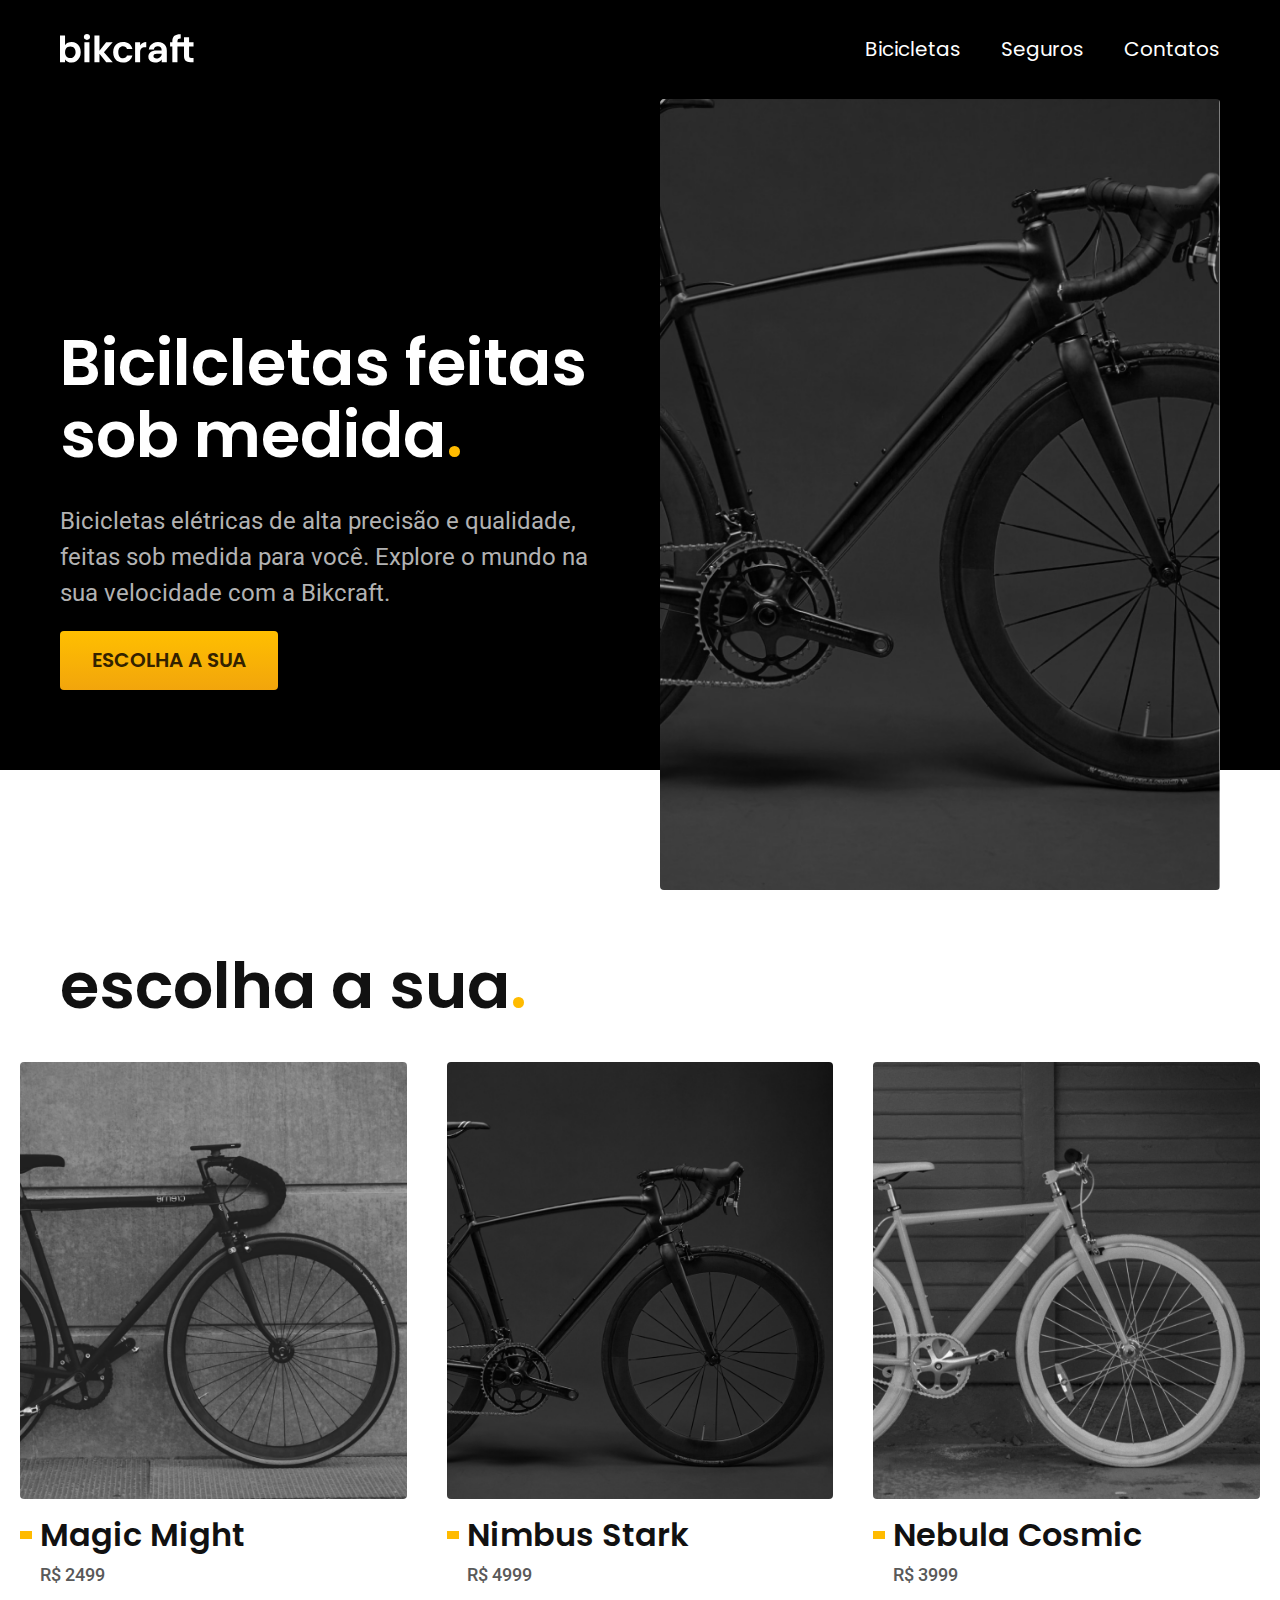
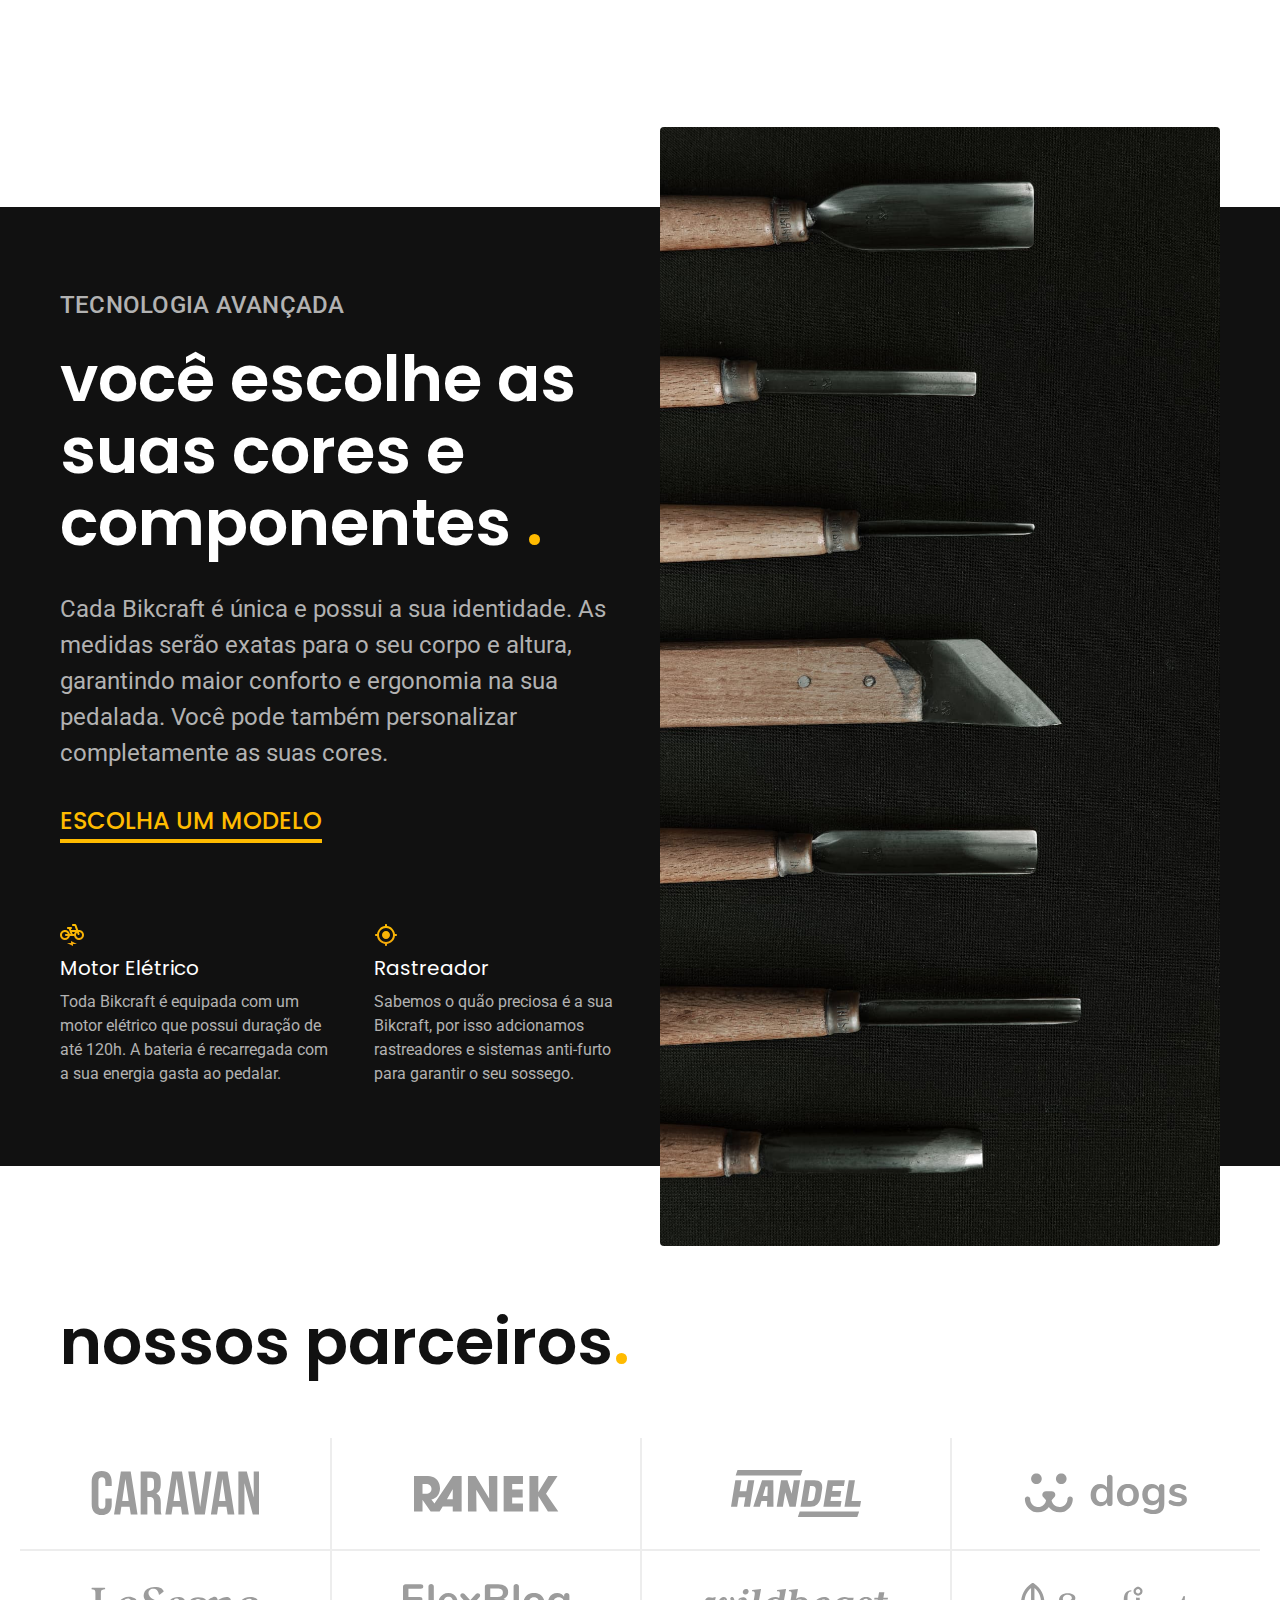
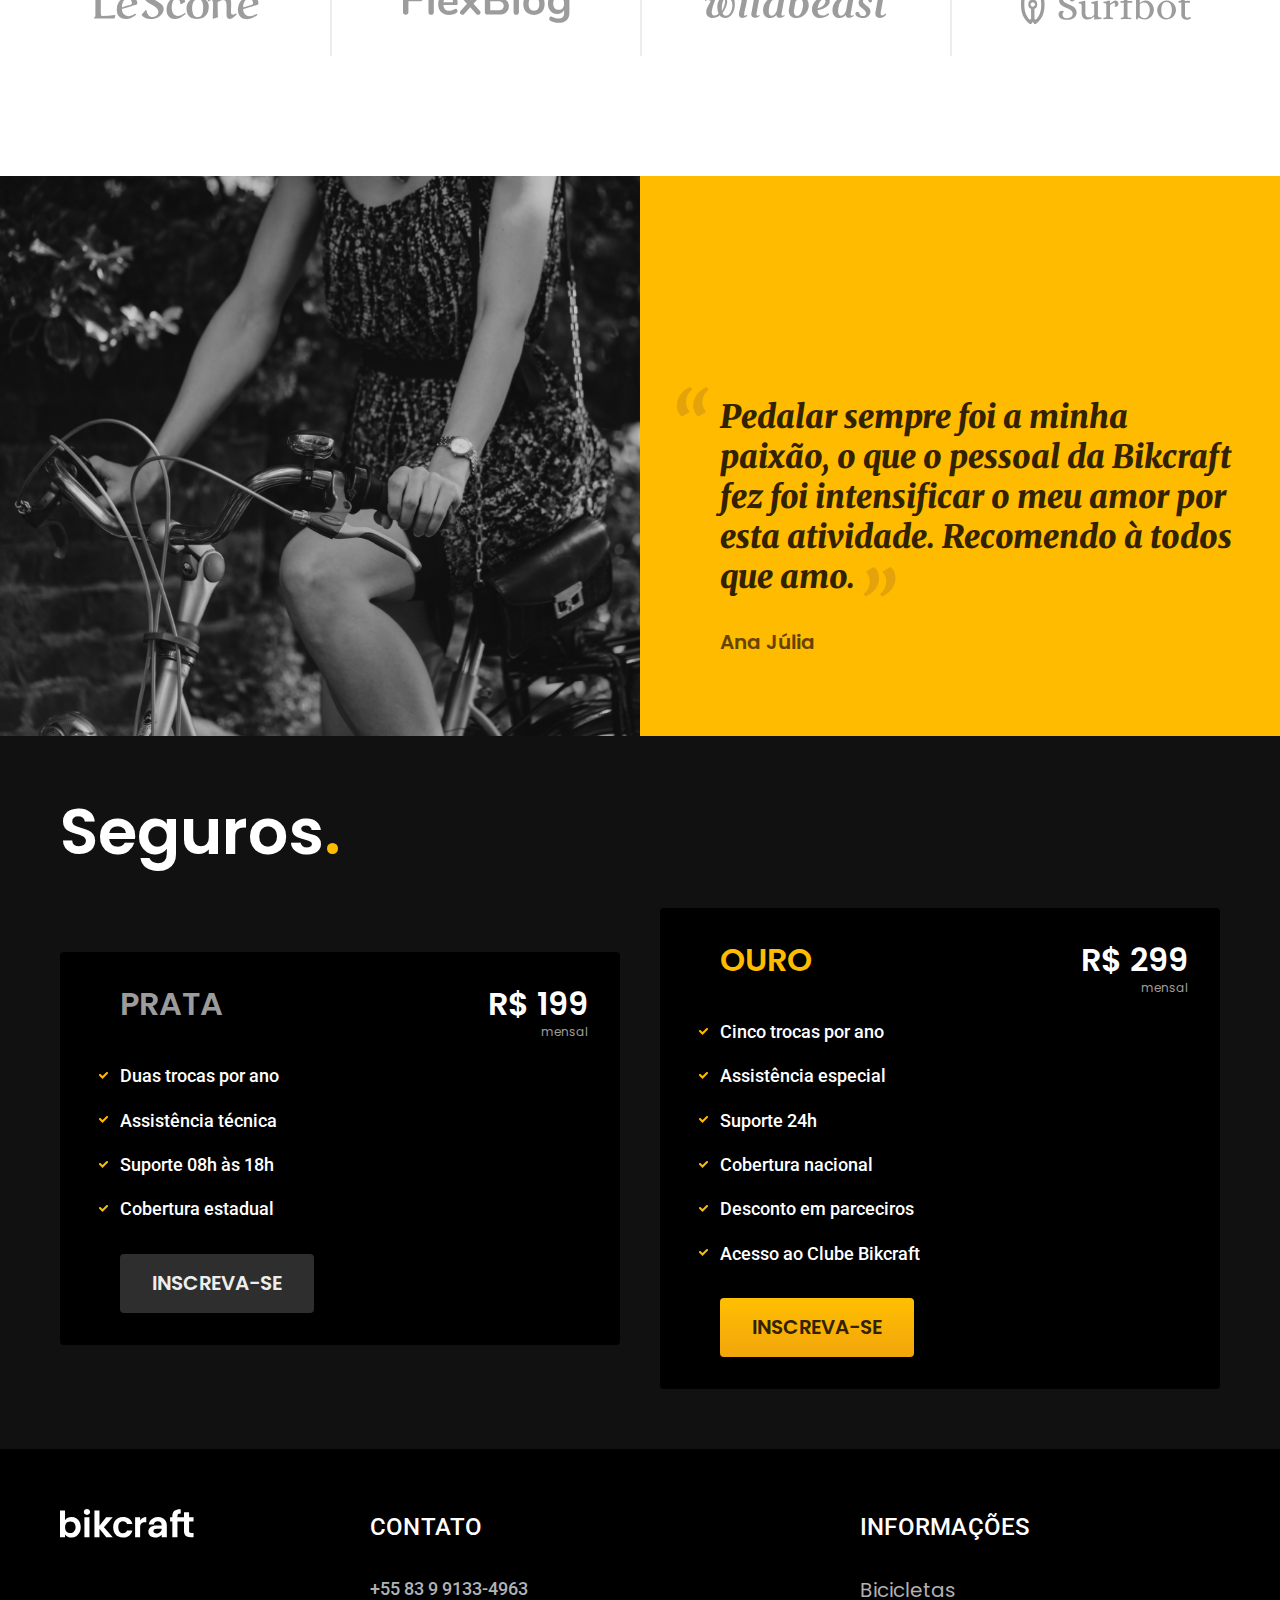
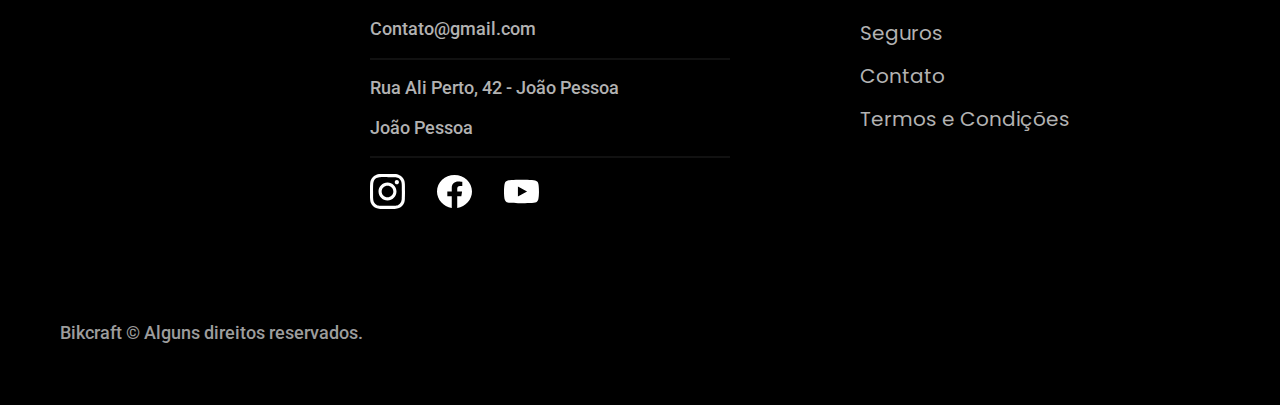
<file: index.html>
<!DOCTYPE html>
<html lang="pt-br">

<head>
  <meta charset="UTF-8">
  <meta name="viewport" content="width=device-width, initial-scale=1.0">
  <meta name="description" content="Bicicletas elétricas de alta precisão e qualidade,  feitas sob medida para o cliente. Explore o mundo na sua velocidade com a Bikcraft.">
  <link rel="preconnect" href="https://fonts.googleapis.com">
  <link rel="preconnect" href="https://fonts.gstatic.com" crossorigin>
  <link href="https://fonts.googleapis.com/css2?family=Merriweather:ital,wght@1,900&family=Poppins:wght@400;600&family=Roboto:wght@400;500&display=swap" rel="stylesheet">
  <link rel="stylesheet" href="./css/style.css">
  <link rel="shortcut icon" href="./favicon.svg" type="image/x-icon">

  <title>Bikcraft - Bicicletas Elétricas </title>

  <script>
    document.documentElement.classList.add('js');
  </script>
</head>

<body>
  <header class="header-bg">
    <div class="header container">
      <a href="./">
        <img src="./logo/bikcraft.svg" alt="Bikcraft">
      </a>
      <nav aria-label="primaria">
        <ul class="header-menu cor-0 font-1-m">
          <li><a href="./bicicletas.html">Bicicletas</a></li>
          <li><a href="./seguros.html">Seguros</a></li>
          <li><a href="./contatos.html">Contatos</a></li>
        </ul>
      </nav>
    </div>
  </header>

  <main class="introducao-bg">
    <div class="introducao container">
      <div class="introducao-conteudo">
        <h1 class="font-1-xxl cor-0 fadeInDown" data-anime="200">Bicilcletas feitas sob medida<span class="cor-p1">.</span></h1>
        <p class="font-2-l cor-5 fadeInDown" data-anime="400">Bicicletas elétricas de alta precisão e qualidade, feitas sob medida para você. Explore o mundo na sua velocidade com a Bikcraft.</p>
        <a class="botao fadeInDown" href="./bicicletas.html" data-anime="600">Escolha a sua</a>
      </div>
      <div>
        <img class="fadeInDown" data-anime="800" src="./img/fotos/intro.jpg" alt="bik elétrica preta">
      </div>

    </div>
  </main>

  <article class="bicicletas-lista">
    <h2 class=" container font-1-xxl">escolha a sua<span class="cor-p1">.</span></h2>
    <ul>
      <li>
        <a href="./bicicletas/magic.html">
          <img src="./img/bikes/magic might-home.jpg" alt="bicicleta-preta">
          <h3 class="font-1-xl">Magic Might</h3>
          <span class="font-2-m cor-8">R$ 2499</span>
        </a>
      </li>
      <li>
        <a href="./bicicletas/nimbus.html">
          <img src="./img/bikes/nimbus-home.jpg" alt="bicicleta-preta">
          <h3 class="font-1-xl">Nimbus Stark</h3>
          <span class="font-2-m cor-8">R$ 4999</span>
        </a>
      </li>
      <li>
        <a href="./bicicletas/nebula.html">
          <img src="./img/bikes/nebula-home.jpg" alt="bicicleta-preta">
          <h3 class="font-1-xl">Nebula Cosmic</h3>
          <span class="font-2-m cor-8">R$ 3999</span>
        </a>
      </li>
    </ul>
  </article>

  <article class="tecnologia-bg">
    <div class="tecnologia container">
      <div class="tecnologia-conteudo">
        <span class="font-2-l-b cor-5">Tecnologia Avançada</span>
        <h2 class="font-1-xxl cor-0">você escolhe as suas cores e componentes
          <span class="cor-p1">.</span>
        </h2>
        <p class="font-2-l cor-5">Cada Bikcraft é única e possui a sua identidade. As medidas serão exatas para o seu corpo e altura, garantindo maior conforto e ergonomia na sua pedalada. Você pode também personalizar completamente as suas cores.</p>
        <a class="link" href="./bicicletas.html">Escolha um modelo</a>

        <div class="tecnologia-vantagens">
          <div>
            <img src="./icones/icones-vantagens/eletrica.svg" alt="">
            <h3 class="font-1-m cor-0">Motor Elétrico</h3>
            <p class="font-2-s cor-5">Toda Bikcraft é equipada com um motor elétrico que possui duração de até 120h. A bateria é recarregada com a sua energia gasta ao pedalar.</p>
          </div>
          <div>
            <img src="./icones/icones-vantagens/rastreador.svg" alt="">
            <h3 class="font-1-m cor-0">Rastreador</h3>
            <p class="font-2-s cor-5">Sabemos o quão preciosa é a sua Bikcraft, por isso adcionamos rastreadores e sistemas anti-furto para garantir o seu sossego.</p>
          </div>
        </div>

      </div>
      <div class="tecnologia-imagem">
        <img src="./img/fotos/tecnologia.jpg" alt="">
      </div>
  </article>

  <section class="parceiros" aria-label="Nosso Parceciros">
    <h2 class=" container font-1-xxl">nossos parceiros<span class="cor-p1">.</span></h2>

    <ul>
      <li><img src="parceiros/caravan.svg" alt="caravan"></li>
      <li><img src="parceiros/ranek.svg" alt="ranek"></li>
      <li><img src="parceiros/handel.svg" alt="handel"></li>
      <li><img src="parceiros/dogs.svg" alt="dogs"></li>
      <li><img src="parceiros/lescone.svg" alt="lescone"></li>
      <li><img src="parceiros/flexblog.svg" alt="flexblog"></li>
      <li><img src="parceiros/wildbeast.svg" alt="caravan"></li>
      <li><img src="parceiros/surfbot.svg" alt="surfbot"></li>
    </ul>
  </section>

  <section class="depoimento" aria-label="depoimento">
    <div>
      <img src="./img/fotos/depoimento.jpg" alt="pessoa pedalando uma bikcraft">
    </div>
    <div class="depoimento-conteudo">
      <blockquote class="font-1-xl cor-p5">
        <p>Pedalar sempre foi a minha paixão, o que o pessoal da Bikcraft fez foi intensificar o meu amor por esta atividade. Recomendo à todos que amo.</p>

      </blockquote>
      <span class="font-1-m-b cor-p4">Ana Júlia</span>
    </div>
  </section>

  <article class="seguros-bg">
    <div class="seguros container">
      <h2 class="font-1-xxl cor-0">
        Seguros<span class="cor-p1">.</span>
      </h2>
      <div class="seguros-item">
        <h3 class="font-1-xl cor-6">PRATA</h3>
        <span class="font-1-xl cor-0">R$ 199 <span class="font-1-xs cor-6">mensal</span></span>
        <ul class="font-2-m cor-0">
          <li>Duas trocas por ano</li>
          <li>Assistência técnica</li>
          <li>Suporte 08h às 18h</li>
          <li>Cobertura estadual</li>
        </ul>
        <a class="botao secundario" href="./orçamento.html">Inscreva-se</a>
      </div>
      <div class="seguros-item">
        <h3 class="font-1-xl cor-p1">OURO</h3>
        <span class="font-1-xl cor-0">R$ 299 <span class="font-1-xs cor-6">mensal</span></span>
        <ul class="font-2-m cor-0">
          <li>Cinco trocas por ano</li>
          <li>Assistência especial</li>
          <li>Suporte 24h</li>
          <li>Cobertura nacional</li>
          <li>Desconto em parceciros</li>
          <li>Acesso ao Clube Bikcraft</li>
        </ul>
        <a class="botao" href="./orçamento.html">Inscreva-se</a>
      </div>
    </div>
  </article>

  <footer class="footer-bg">
    <div class="footer container ">
      <img src="logo/bikcraft.svg" alt="Bikcraft">
      <div class="footer-contato">
        <h3 class="font-2-l-b cor-0">Contato</h3>
        <ul class="cor-5 font-2-m">
          <li><a href="tel:+5583991334963">+55 83 9 9133-4963</a></li>
          <li><a href="mailto:carlosjuniordesign@gmail.com">Contato@gmail.com</a></li>
          <li>Rua Ali Perto, 42 - João Pessoa</li>
          <li>João Pessoa</li>
          <ul>
            <div class="footer-redes">
              <a href="./">
                <img src="icones/redescoiais/instagram.svg" alt="Instagram">
              </a>
              <a href="./">
                <img src="icones/redescoiais/facebook.svg" alt="Facebook">
              </a>
              <a href="./">
                <img src="icones/redescoiais/youtube.svg" alt="Youtube">
              </a>

            </div>
          </ul>
        </ul>
      </div>
      <div class="footer-informacoes">
        <h3 class="font-2-l-b cor-0">Informações</h3>
        <nav>
          <ul class="font-1-m cor-5">
            <li><a href="./bicicletas.html">Bicicletas</a></li>
            <li><a href="./seguros.html">Seguros</a></li>
            <li><a href="./contatos.html">Contato</a></li>
            <li><a href="./termos.html">Termos e Condições</a></li>
          </ul>
        </nav>
      </div>
      <p class="footer-copy font-2-m cor-6">Bikcraft © Alguns direitos reservados. </p>
    </div>

  </footer>

  <script src="./js/plugins/simple-anime.js"></script>
  <script src="./js/script.js"></script>
</body>

</html>
</file>
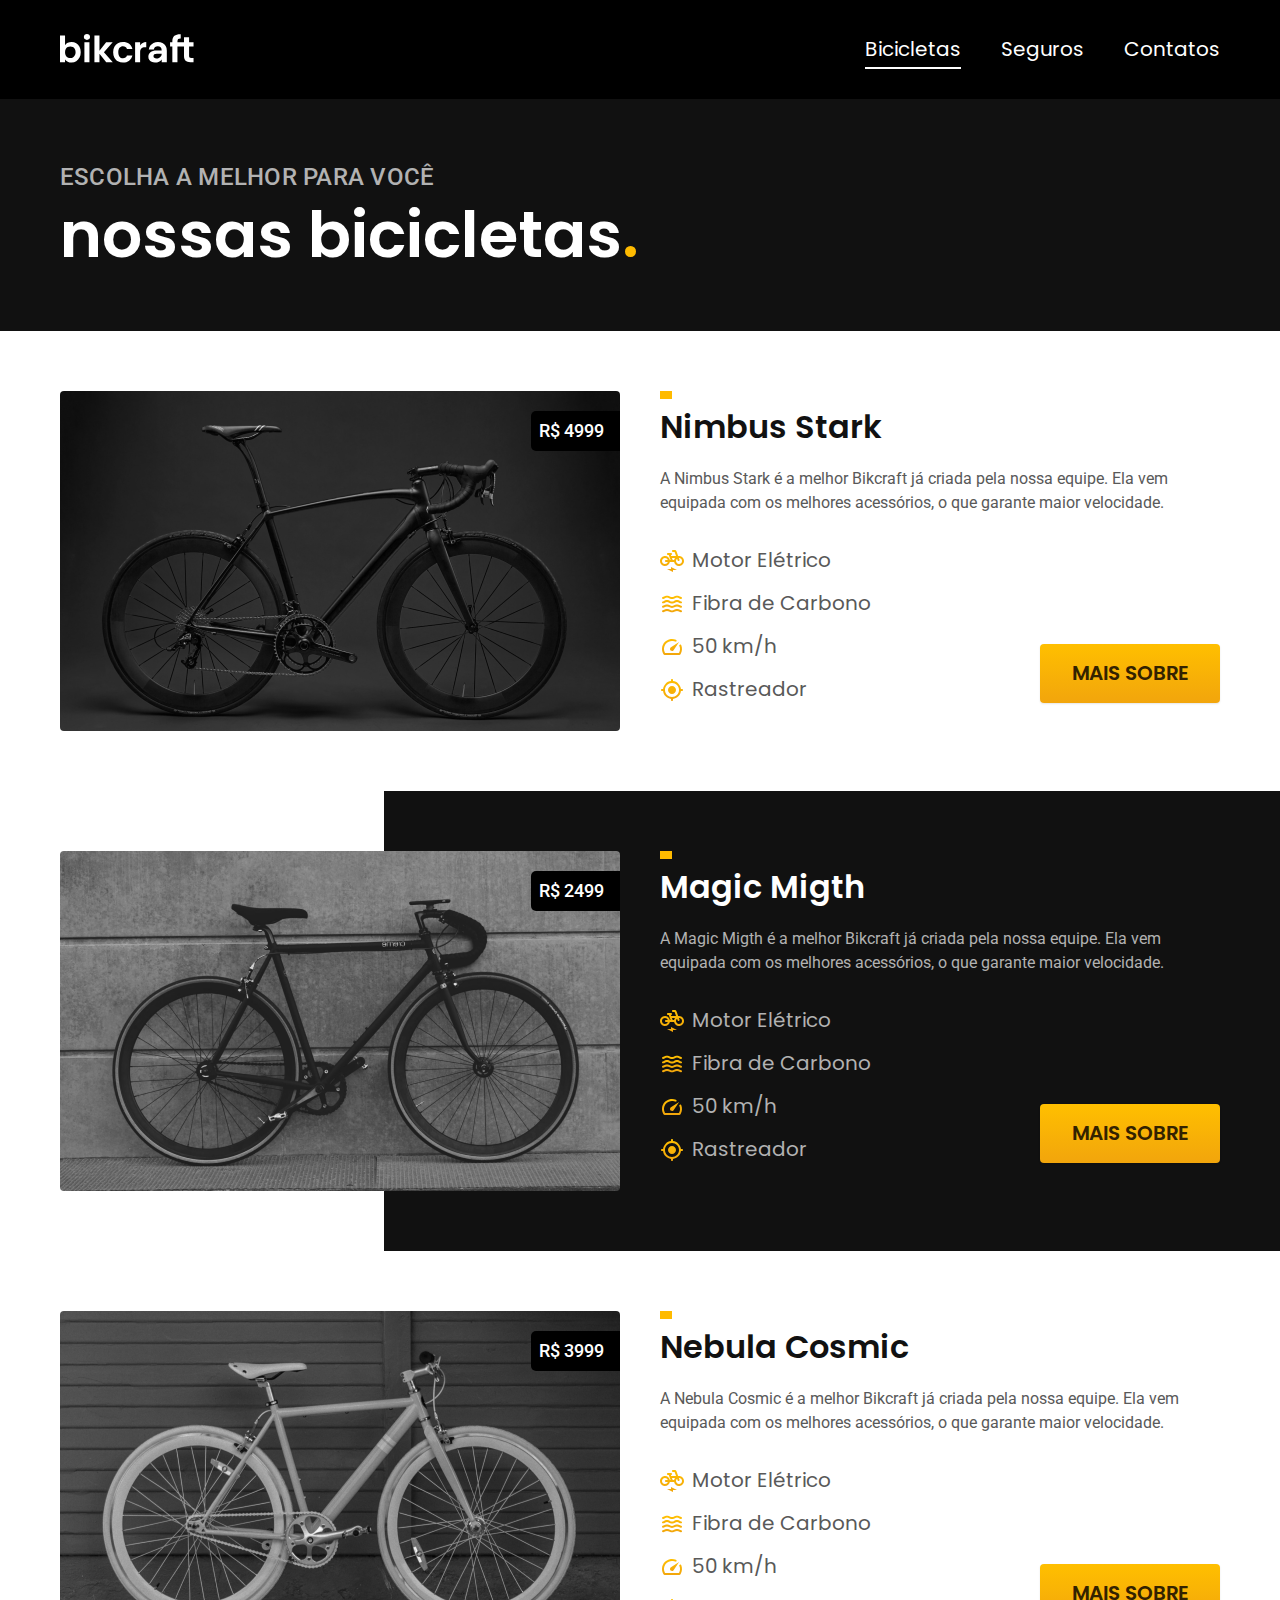
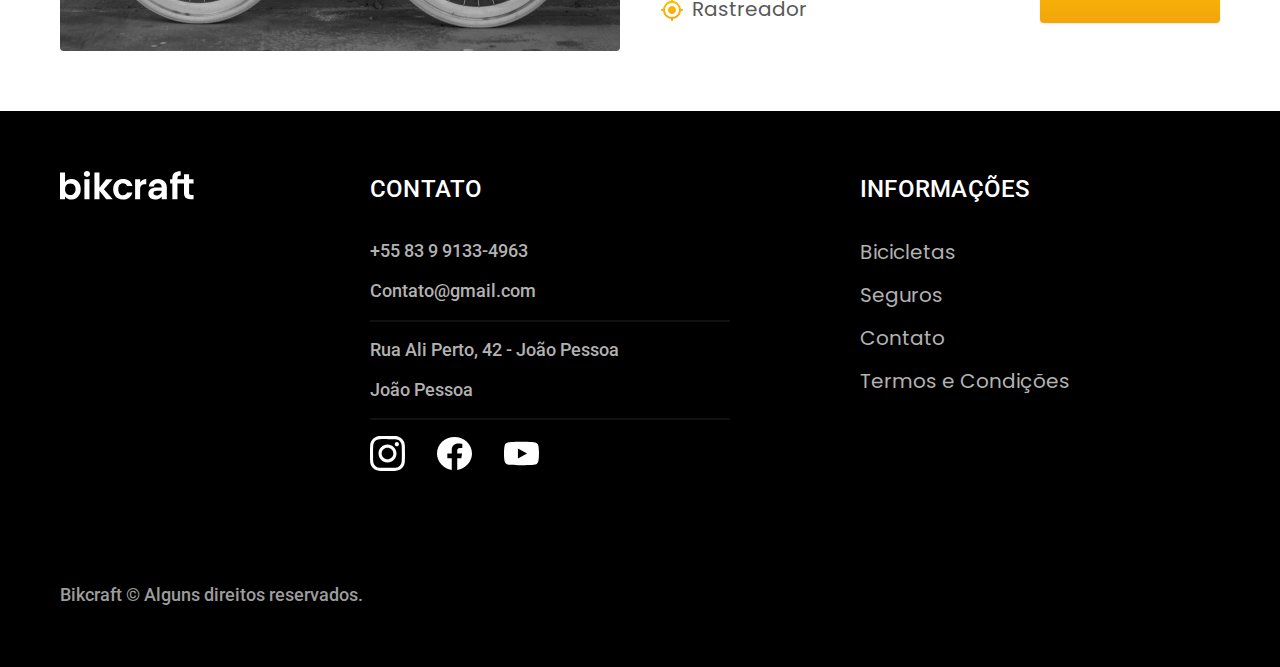
<file: bicicletas.html>
<!DOCTYPE html>
<html lang="pt-br">

<head>
  <meta charset="UTF-8">
  <meta name="viewport" content="width=device-width, initial-scale=1.0">
  <meta name="description" content="Termos e Condições.">
  <link rel="preconnect" href="https://fonts.googleapis.com">
  <link rel="preconnect" href="https://fonts.gstatic.com" crossorigin>
  <link href="https://fonts.googleapis.com/css2?family=Merriweather:ital,wght@1,900&family=Poppins:wght@400;600&family=Roboto:wght@400;500&display=swap" rel="stylesheet">
  <link rel="stylesheet" href="./css/style.css">
  <link rel="shortcut icon" href="./favicon.svg" type="image/x-icon">
  <title>Bicicletas</title>
  <script>
    document.documentElement.classList.add('js');
  </script>
</head>

<body id="bicicletas">
  <header class="header-bg">
    <div class="header container">
      <a href="./">
        <img src="./logo/bikcraft.svg" alt="Bikcraft">
      </a>
      <nav aria-label="primaria">
        <ul class="header-menu cor-0 font-1-m">
          <li><a href="./bicicletas.html">Bicicletas</a></li>
          <li><a href="./seguros.html">Seguros</a></li>
          <li><a href="./contatos.html">Contatos</a></li>
        </ul>
      </nav>
    </div>
  </header>

  <main>
    <div class="titulo-bg">
      <div class="titulo container">
        <p class="font-2-l-b cor-5">Escolha a melhor para você</p>
        <h1 class="font-1-xxl cor-0">nossas bicicletas<span class="cor-p1">.</span></h1>
      </div>
    </div>
    <div class="bicicletas container">
      <div class="bicicletas-imagem">
        <img src="./img/bikes/nimbus.jpg" alt="Bicicleta preta">
        <span class="font-2-m cor-0">R$ 4999</span>
      </div>
      <div class="bicicletas-conteudo">
        <h2 class="font-1-xl">Nimbus Stark</h2>
        <p class="font-2-s cor-8">A Nimbus Stark é a melhor Bikcraft já criada pela nossa equipe. Ela vem equipada com os melhores acessórios, o que garante maior velocidade.</p>
        <ul class="font-1-m cor-8">
          <li><img src="icones/icones-vantagens/eletrica.svg" alt="">Motor Elétrico</li>
          <li><img src="icones/icones-vantagens/carbono.svg" alt="">Fibra de Carbono</li>
          <li><img src="icones/icones-vantagens/velocidade.svg" alt="">50 km/h</li>
          <li><img src="icones/icones-vantagens/rastreador.svg" alt="">Rastreador</li>
        </ul>
        <a class="botao seta" href="./bicicletas/nimbus.html">Mais Sobre</a>
      </div>
    </div>
    <div class="bicicletas-bg">
      <div class="bicicletas container">
        <div class="bicicletas-imagem">
          <img src="./img/bikes/magic.jpg" alt="Bicicleta preta">
          <span class="font-2-m cor-0">R$ 2499</span>
        </div>
        <div class="bicicletas-conteudo">
          <h2 class="font-1-xl cor-0">Magic Migth</h2>
          <p class="font-2-s cor-5">A Magic Migth é a melhor Bikcraft já criada pela nossa equipe. Ela vem equipada com os melhores acessórios, o que garante maior velocidade.</p>
          <ul class="font-1-m cor-5">
            <li><img src="icones/icones-vantagens/eletrica.svg" alt="">Motor Elétrico</li>
            <li><img src="icones/icones-vantagens/carbono.svg" alt="">Fibra de Carbono</li>
            <li><img src="icones/icones-vantagens/velocidade.svg" alt="">50 km/h</li>
            <li><img src="icones/icones-vantagens/rastreador.svg" alt="">Rastreador</li>
          </ul>
          <a class="botao seta" href="./bicicletas/magic.html">Mais Sobre</a>
        </div>
      </div>
    </div>
    <div class="bicicletas container">
      <div class="bicicletas-imagem">
        <img src="./img/bikes/nebula.jpg" alt="Bicicleta preta">
        <span class="font-2-m cor-0">R$ 3999</span>
      </div>
      <div class="bicicletas-conteudo">
        <h2 class="font-1-xl">Nebula Cosmic</h2>
        <p class="font-2-s cor-8">A Nebula Cosmic é a melhor Bikcraft já criada pela nossa equipe. Ela vem equipada com os melhores acessórios, o que garante maior velocidade.</p>
        <ul class="font-1-m cor-8">
          <li><img src="icones/icones-vantagens/eletrica.svg" alt="">Motor Elétrico</li>
          <li><img src="icones/icones-vantagens/carbono.svg" alt="">Fibra de Carbono</li>
          <li><img src="icones/icones-vantagens/velocidade.svg" alt="">50 km/h</li>
          <li><img src="icones/icones-vantagens/rastreador.svg" alt="">Rastreador</li>
        </ul>
        <a class="botao seta" href="./bicicletas/nebula.html">Mais Sobre</a>
      </div>
    </div>
  </main>

  <footer class="footer-bg">
    <div class="footer container ">
      <img src="logo/bikcraft.svg" alt="Bikcraft">
      <div class="footer-contato">
        <h3 class="font-2-l-b cor-0">Contato</h3>
        <ul class="cor-5 font-2-m">
          <li><a href="tel:+5583991334963">+55 83 9 9133-4963</a></li>
          <li><a href="mailto:carlosjuniordesign@gmail.com">Contato@gmail.com</a></li>
          <li>Rua Ali Perto, 42 - João Pessoa</li>
          <li>João Pessoa</li>
          <ul>
            <div class="footer-redes">
              <a href="./">
                <img src="icones/redescoiais/instagram.svg" alt="Instagram">
              </a>
              <a href="./">
                <img src="icones/redescoiais/facebook.svg" alt="Facebook">
              </a>
              <a href="./">
                <img src="icones/redescoiais/youtube.svg" alt="Youtube">
              </a>

            </div>
          </ul>
        </ul>
      </div>
      <div class="footer-informacoes">
        <h3 class="font-2-l-b cor-0">Informações</h3>
        <nav>
          <ul class="font-1-m cor-5">
            <li><a href="./bicicletas.html">Bicicletas</a></li>
            <li><a href="./seguros.html">Seguros</a></li>
            <li><a href="./contatos.html">Contato</a></li>
            <li><a href="./termos.html">Termos e Condições</a></li>
          </ul>
        </nav>
      </div>
      <p class="footer-copy font-2-m cor-6">Bikcraft © Alguns direitos reservados. </p>
    </div>

  </footer>


  <script src="./js/script.js"></script>
</body>

</html>
</file>
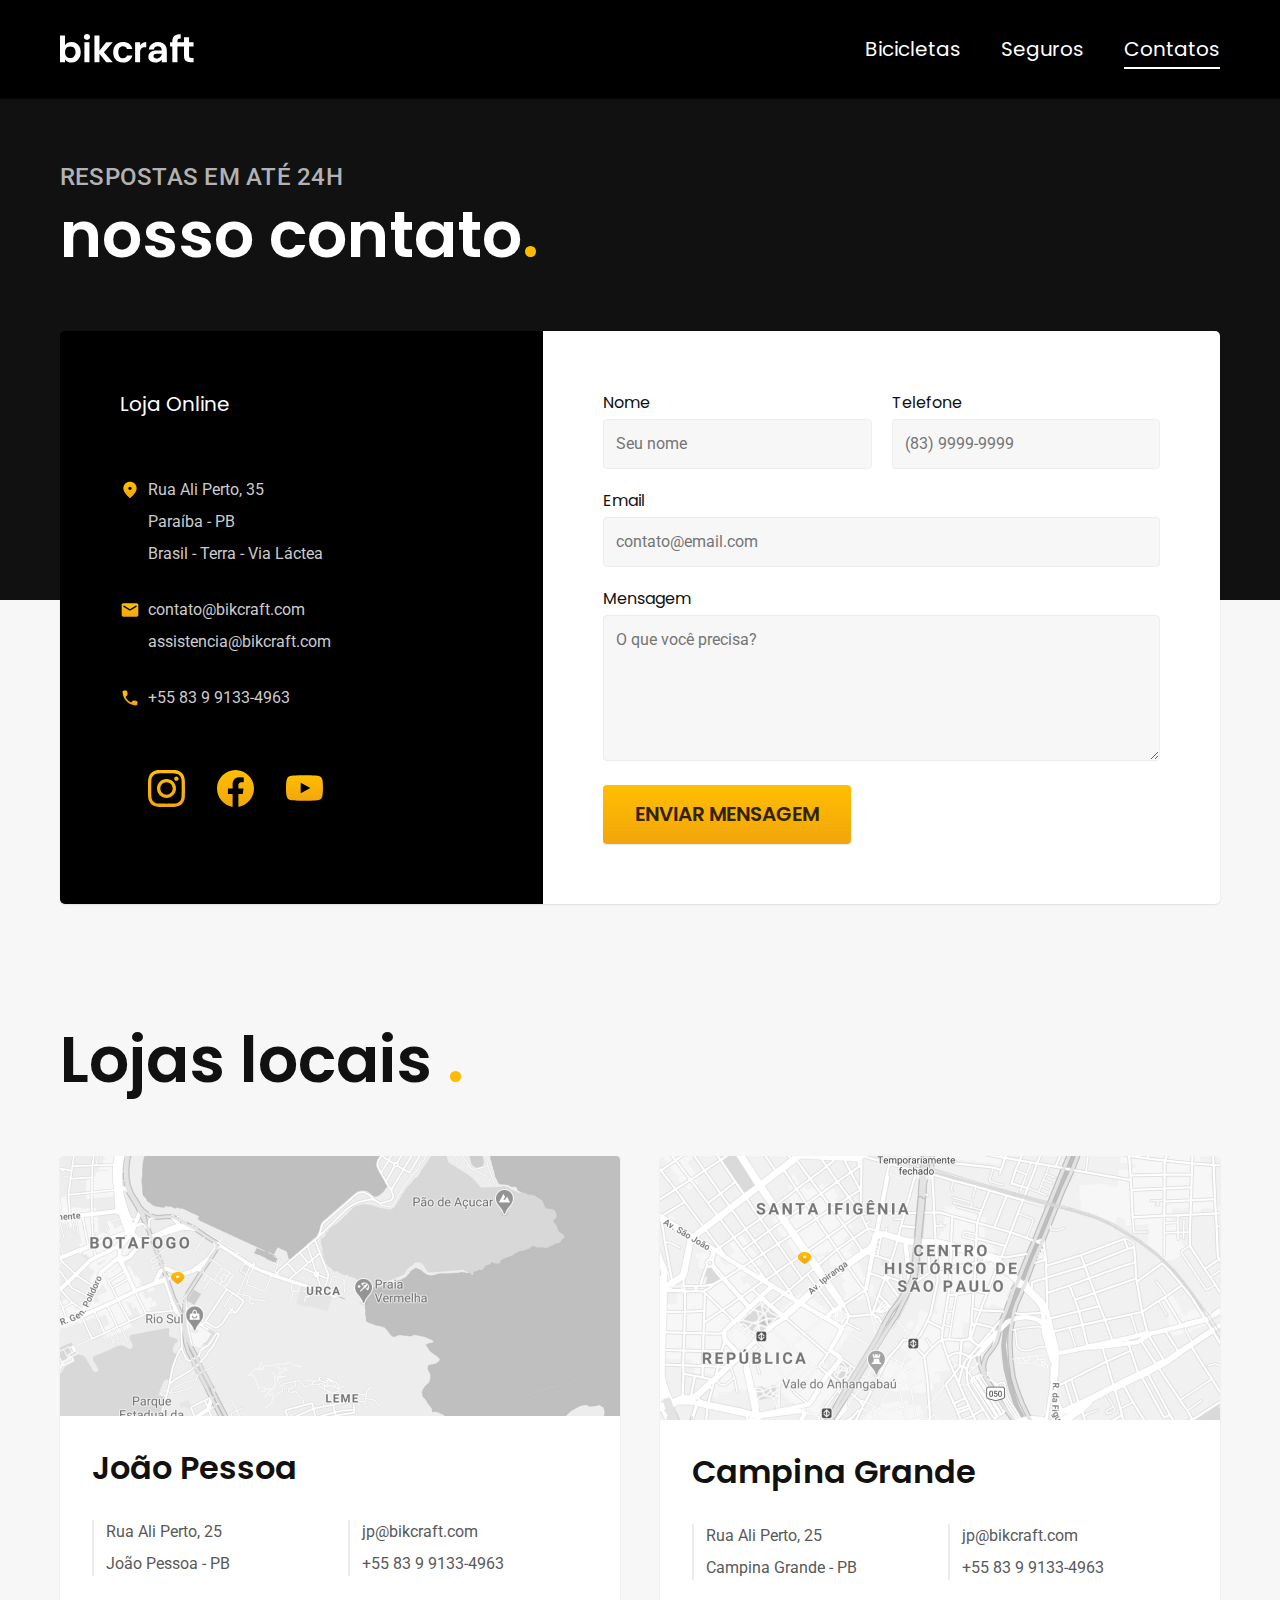
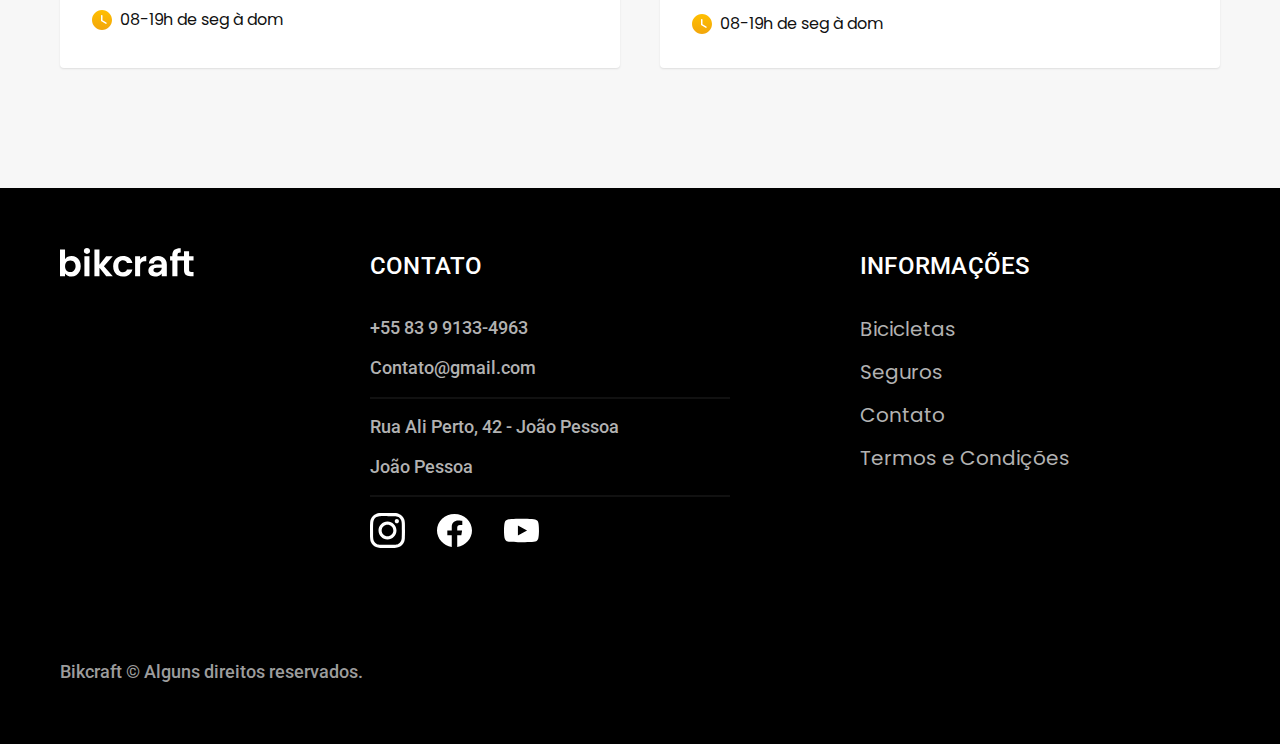
<file: contatos.html>
<!DOCTYPE html>
<html lang="pt-br">

<head>
  <meta charset="UTF-8">
  <meta name="viewport" content="width=device-width, initial-scale=1.0">
  <meta name="description" content="Termos e Condições.">
  <link rel="preconnect" href="https://fonts.googleapis.com">
  <link rel="preconnect" href="https://fonts.gstatic.com" crossorigin>
  <link href="https://fonts.googleapis.com/css2?family=Merriweather:ital,wght@1,900&family=Poppins:wght@400;600&family=Roboto:wght@400;500&display=swap" rel="stylesheet">
  <link rel="stylesheet" href="./css/style.css">
  <link rel="shortcut icon" href="./favicon.svg" type="image/x-icon">
  <title>Contato | Bikcrft</title>
  <script>
    document.documentElement.classList.add('js');
  </script>
</head>

<body id="contato">
  <header class="header-bg">
    <div class="header container">
      <a href="./">
        <img src="./logo/bikcraft.svg" alt="Bikcraft">
      </a>
      <nav aria-label="primaria">
        <ul class="header-menu cor-0 font-1-m">
          <li><a href="./bicicletas.html">Bicicletas</a></li>
          <li><a href="./seguros.html">Seguros</a></li>
          <li><a href="./contatos.html">Contatos</a></li>
        </ul>
      </nav>
    </div>
  </header>

  <main>
    <div class="titulo-bg">
      <div class="titulo container">
        <p class="font-2-l-b cor-5">Respostas em até 24h</p>
        <h1 class="font-1-xxl cor-0">nosso contato<span class="cor-p1">.</span></h1>
      </div>
    </div>

    <div class="contato container">
      <section class="contato-dados" aria-label="Endereço">
        <h2 class="font-1-m cor-0">Loja Online</h2>
        <div class="contato-endereco font-2-s cor-4">
          <p>Rua Ali Perto, 35</p>
          <p>Paraíba - PB</p>
          <p>Brasil - Terra - Via Láctea</p>
        </div>
        <address class="contato-meios font-2-s cor-4">
          <a href="mailto:contato@bikcraft.com">contato@bikcraft.com</a>
          <a href="mailto:assistencia@bikcraft.com">assistencia@bikcraft.com</a>
          <a href="tel:+5583991334963">+55 83 9 9133-4963</a>
        </address>
        <div class="contato-redes">
          <a href="./">
            <img src="icones/redescoiais/gradiente redessociais/instagram.svg" alt="Instagram">
          </a>
          <a href="./">
            <img src="icones/redescoiais/gradiente redessociais/facebook.svg" alt="Facebook">
          </a>
          <a href="./">
            <img src="icones/redescoiais/gradiente redessociais/youtube.svg" alt="Youtube">
          </a>
        </div>
      </section>
      <section class="contato-formulario" aria-label="formulário">
        <form class="form" action="./contatos.html">
          <div>
            <label for="nome">Nome</label>
            <input type="text" name="nome" id="nome" placeholder="Seu nome">
          </div>
          <div>
            <label for="telefone">Telefone</label>
            <input type="text" name="telefone" id="telefone" placeholder="(83) 9999-9999">
          </div>
          <div class="col-2">
            <label for="email">Email</label>
            <input type="email" name="email" id="email" placeholder="contato@email.com">
          </div>
          <div class="col-2">
            <label for="mensagem">Mensagem</label>
            <textarea rows="5" name="mensagem" id="mensagem" placeholder="O que você precisa?"></textarea>
          </div>
          <button class="botao col-2">Enviar Mensagem</button>
        </form>
      </section>
    </div>
  </main>

  <article class="lojas container">
    <h2 class="font-1-xxl">Lojas locais <span class="cor-p1">.</span></h2>
    <div class="lojas-item">
      <img src="./img/lojas/jp.jpg" alt="mapa marcando o endereço">
      <div class="lojas-conteudo">
        <h3 class="font-1-xl">João Pessoa</h3>
        <div class="lojas-dados font-2-s cor-8">
          <p>Rua Ali Perto, 25</p>
          <p>João Pessoa - PB</p>
        </div>
        <div class="lojas-dados font-2-s cor-8">
          <a href="mailto:jp@bikcraft.com">jp@bikcraft.com</a>
          <a href="tel:+5583991334963">+55 83 9 9133-4963</a>
        </div>
        <p class="lojas-tempo font-1-s"> <img src="./icones/horario.svg" alt=""> 08-19h de seg à dom</p>
      </div>
    </div>
    <div class="lojas-item">
      <img src="./img/lojas/cg.jpg" alt="mapa marcando o endereço">
      <div class="lojas-conteudo">
        <h3 class="font-1-xl">Campina Grande</h3>
        <div class="lojas-dados font-2-s cor-8">
          <p>Rua Ali Perto, 25</p>
          <p>Campina Grande - PB</p>
        </div>
        <div class="lojas-dados font-2-s cor-8">
          <a href="mailto:jp@bikcraft.com">jp@bikcraft.com</a>
          <a href="tel:+5583991334963">+55 83 9 9133-4963</a>
        </div>
        <p class="lojas-tempo font-1-s"> <img src="./icones/horario.svg" alt=""> 08-19h de seg à dom</p>
      </div>
    </div>
  </article>



  <footer class="footer-bg">
    <div class="footer container ">
      <img src="logo/bikcraft.svg" alt="Bikcraft">
      <div class="footer-contato">
        <h3 class="font-2-l-b cor-0">Contato</h3>
        <ul class="cor-5 font-2-m">
          <li><a href="tel:+5583991334963">+55 83 9 9133-4963</a></li>
          <li><a href="mailto:carlosjuniordesign@gmail.com">Contato@gmail.com</a></li>
          <li>Rua Ali Perto, 42 - João Pessoa</li>
          <li>João Pessoa</li>
          <ul>
            <div class="footer-redes">
              <a href="./">
                <img src="icones/redescoiais/instagram.svg" alt="Instagram">
              </a>
              <a href="./">
                <img src="icones/redescoiais/facebook.svg" alt="Facebook">
              </a>
              <a href="./">
                <img src="icones/redescoiais/youtube.svg" alt="Youtube">
              </a>

            </div>
          </ul>
        </ul>
      </div>
      <div class="footer-informacoes">
        <h3 class="font-2-l-b cor-0">Informações</h3>
        <nav>
          <ul class="font-1-m cor-5">
            <li><a href="./bicicletas.html">Bicicletas</a></li>
            <li><a href="./seguros.html">Seguros</a></li>
            <li><a href="./contatos.html">Contato</a></li>
            <li><a href="./termos.html">Termos e Condições</a></li>
          </ul>
        </nav>
      </div>
      <p class="footer-copy font-2-m cor-6">Bikcraft © Alguns direitos reservados. </p>
    </div>

  </footer>


  <script src="./js/script.js"></script>
</body>

</html>
</file>
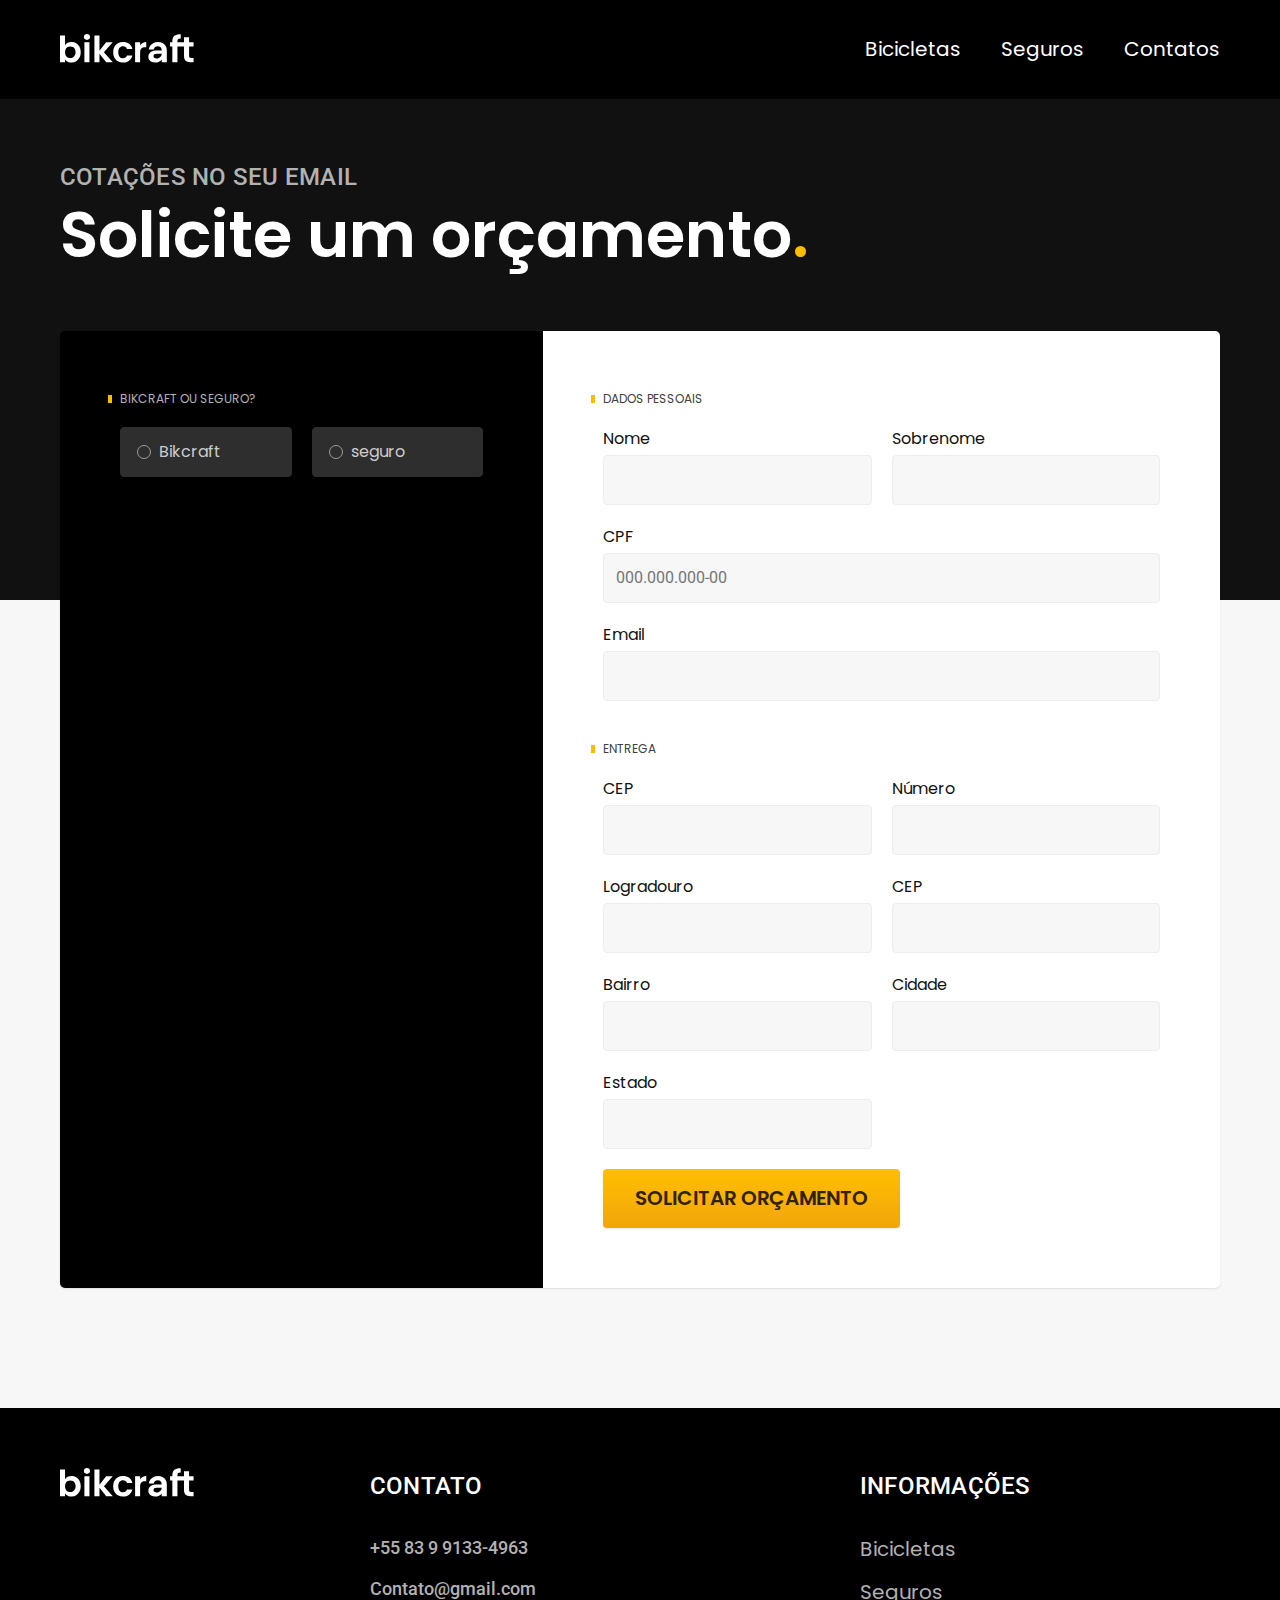
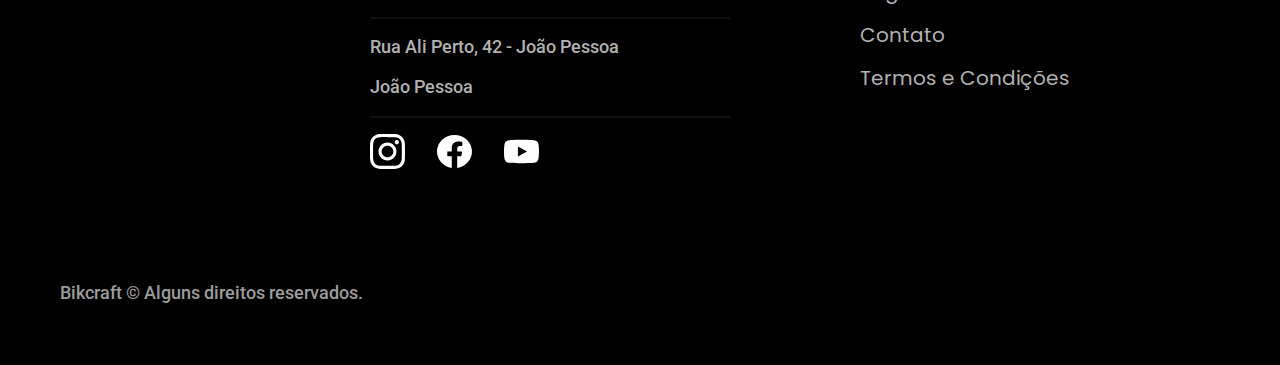
<file: orçamento.html>
<!DOCTYPE html>
<html lang="pt-br">

<head>
  <meta charset="UTF-8">
  <meta name="viewport" content="width=device-width, initial-scale=1.0">
  <meta name="description" content="Termos e Condições.">
  <link rel="preconnect" href="https://fonts.googleapis.com">
  <link rel="preconnect" href="https://fonts.gstatic.com" crossorigin>
  <link href="https://fonts.googleapis.com/css2?family=Merriweather:ital,wght@1,900&family=Poppins:wght@400;600&family=Roboto:wght@400;500&display=swap" rel="stylesheet">
  <link rel="stylesheet" href="./css/style.css">
  <link rel="shortcut icon" href="./favicon.svg" type="image/x-icon">
  <title>Orçamento</title>
  <script>
    document.documentElement.classList.add('js');
  </script>
</head>

<body id="orcamento">
  <header class="header-bg">
    <div class="header container">
      <a href="./">
        <img src="./logo/bikcraft.svg" alt="Bikcraft">
      </a>
      <nav aria-label="primaria">
        <ul class="header-menu cor-0 font-1-m">
          <li><a href="./bicicletas.html">Bicicletas</a></li>
          <li><a href="./seguros.html">Seguros</a></li>
          <li><a href="./contatos.html">Contatos</a></li>
        </ul>
      </nav>
    </div>
  </header>

  <main>
    <div class="titulo-bg">
      <div class="titulo container">
        <p class="font-2-l-b cor-5">Cotações no seu email</p>
        <h1 class="font-1-xxl cor-0">Solicite um orçamento<span class="cor-p1">.</span></h1>
      </div>
    </div>

    <form class="orcamento container" action="./">
      <div class="orcamento-produto">
        <h2 class="font-1-xs cor-5">Bikcraft ou seguro?</h2>

        <input type="radio" name="tipo" id="bikcraft" value="bikcraft">
        <label for="bikcraft">Bikcraft</label>

        <input type="radio" name="tipo" id="seguro" value="seguro">
        <label for="seguro">seguro</label>

        <div class="orcamento-conteudo" id="orcamento-bikcraft">
          <h2 class="font-1-xs cor-5">Escolha a sua</h2>

          <input type="radio" name="produto" id="nimbus" value="nimbus">
          <label for="nimbus">Nimbus Stark <span>R$ 4999</span></label>
          <div class="orcamento-detalhes">
            <ul class="font-1-xs cor-8">
              <li><img src="./icones/icones-vantagens/eletrica.svg" alt="">Motor Elétrico</li>
              <li><img src="./icones/icones-vantagens/carbono.svg" alt="">Fibra de Carbono</li>
              <li><img src="./icones/icones-vantagens/velocidade.svg" alt="">50 km/h</li>
              <li><img src="./icones/icones-vantagens/rastreador.svg" alt="">Rastreador</li>
            </ul>
            <img src="./img/bikes/nimbus.jpg" alt="bicileta preta">
          </div>

          <input type="radio" name="produto" id="magic" value="magic">
          <label for="magic">Magic Migth <span>R$ 2499</span></label>

          <div class="orcamento-detalhes">
            <ul class="font-1-xs cor-8">
              <li><img src="./icones/icones-vantagens/eletrica.svg" alt="">Motor Elétrico</li>
              <li><img src="./icones/icones-vantagens/carbono.svg" alt="">Fibra de Carbono</li>
              <li><img src="./icones/icones-vantagens/velocidade.svg" alt="">45 km/h</li>
              <li><img src="./icones/icones-vantagens/rastreador.svg" alt="">Rastreador</li>
            </ul>
            <img src="./img/bikes/magic.jpg" alt="bicileta preta">
          </div>

          <input type="radio" name="produto" id="nebula" value="nebula">
          <label for="nebula">Nebula Cosmic <span>R$ 3999</span></label>

          <div class="orcamento-detalhes">
            <ul class="font-1-xs cor-8">
              <li><img src="./icones/icones-vantagens/eletrica.svg" alt="">Motor Elétrico</li>
              <li><img src="./icones/icones-vantagens/carbono.svg" alt="">Fibra de Carbono</li>
              <li><img src="./icones/icones-vantagens/velocidade.svg" alt="">40 km/h</li>
              <li><img src="./icones/icones-vantagens/rastreador.svg" alt="">Rastreador</li>
            </ul>
            <img src="./img/bikes/nebula.jpg" alt="bicileta branca">
          </div>

        </div>

        <div class="orcamento-conteudo" id="orcamento-seguro">
          <h2 class="font-1-xs cor-5">Escolha o plano</h2>

          <input type="radio" name="produto" id="prata" value="prata">
          <label for="prata">Prata <span>R$ 199</span></label>

          <input type="radio" name="produto" id="ouro" value="ouro">
          <label for="ouro">Ouro <span>R$ 299</span></label>

        </div>


      </div>
      <div class="orcamento-dados form">
        <h2 class="font-1-xs cor-9 col-2">dados pessoais</h2>
        <div>

          <label for="nome">Nome</label>
          <input type="text" name="nome" id="nome">

        </div>
        <div>
          <label for="nome">Sobrenome</label>
          <input type="text" name="sobrenome" id="sobrenome">
        </div>
        <div class="col-2">
          <label for="nome">CPF</label>
          <input type="text" name="cpf" id="cpf" placeholder="000.000.000-00">
        </div>
        <div class="col-2">
          <label for="nome">Email</label>
          <input type="email" name="email" id="email">
        </div>
        <h2 class="font-1-xs cor-9 col-2">entrega</h2>
        <div>
          <label for="cep">CEP</label>
          <input type="text" name="cep" id="cep">
        </div>
        <div>
          <label for="numero">Número</label>
          <input type="text" name="numero" id="numero">
        </div>
        <div>
          <label for="logradouro">Logradouro</label>
          <input type="text" name="logradouro" id="logradouro">
        </div>
        <div>
          <label for="cep">CEP</label>
          <input type="text" name="cep" id="cep">
        </div>
        <div>
          <label for="bairro">Bairro</label>
          <input type="text" name="bairro" id="bairro">
        </div>
        <div>
          <label for="cidade">Cidade</label>
          <input type="text" name="cidade" id="cidade">
        </div>
        <div>
          <label for="estado">Estado</label>
          <input type="text" name="estado" id="estado">
        </div>
        <button class="botao col-2">Solicitar Orçamento</button>
      </div>
    </form>
  </main>

  <footer class="footer-bg">
    <div class="footer container ">
      <img src="logo/bikcraft.svg" alt="Bikcraft">
      <div class="footer-contato">
        <h3 class="font-2-l-b cor-0">Contato</h3>
        <ul class="cor-5 font-2-m">
          <li><a href="tel:+5583991334963">+55 83 9 9133-4963</a></li>
          <li><a href="mailto:carlosjuniordesign@gmail.com">Contato@gmail.com</a></li>
          <li>Rua Ali Perto, 42 - João Pessoa</li>
          <li>João Pessoa</li>
          <ul>
            <div class="footer-redes">
              <a href="./">
                <img src="icones/redescoiais/instagram.svg" alt="Instagram">
              </a>
              <a href="./">
                <img src="icones/redescoiais/facebook.svg" alt="Facebook">
              </a>
              <a href="./">
                <img src="icones/redescoiais/youtube.svg" alt="Youtube">
              </a>

            </div>
          </ul>
        </ul>
      </div>
      <div class="footer-informacoes">
        <h3 class="font-2-l-b cor-0">Informações</h3>
        <nav>
          <ul class="font-1-m cor-5">
            <li><a href="./bicicletas.html">Bicicletas</a></li>
            <li><a href="./seguros.html">Seguros</a></li>
            <li><a href="./contato.html">Contato</a></li>
            <li><a href="./termos.html">Termos e Condições</a></li>
          </ul>
        </nav>
      </div>
      <p class="footer-copy font-2-m cor-6">Bikcraft © Alguns direitos reservados. </p>
    </div>

  </footer>


  <script src="./js/script.js"></script>
</body>

</html>
</file>
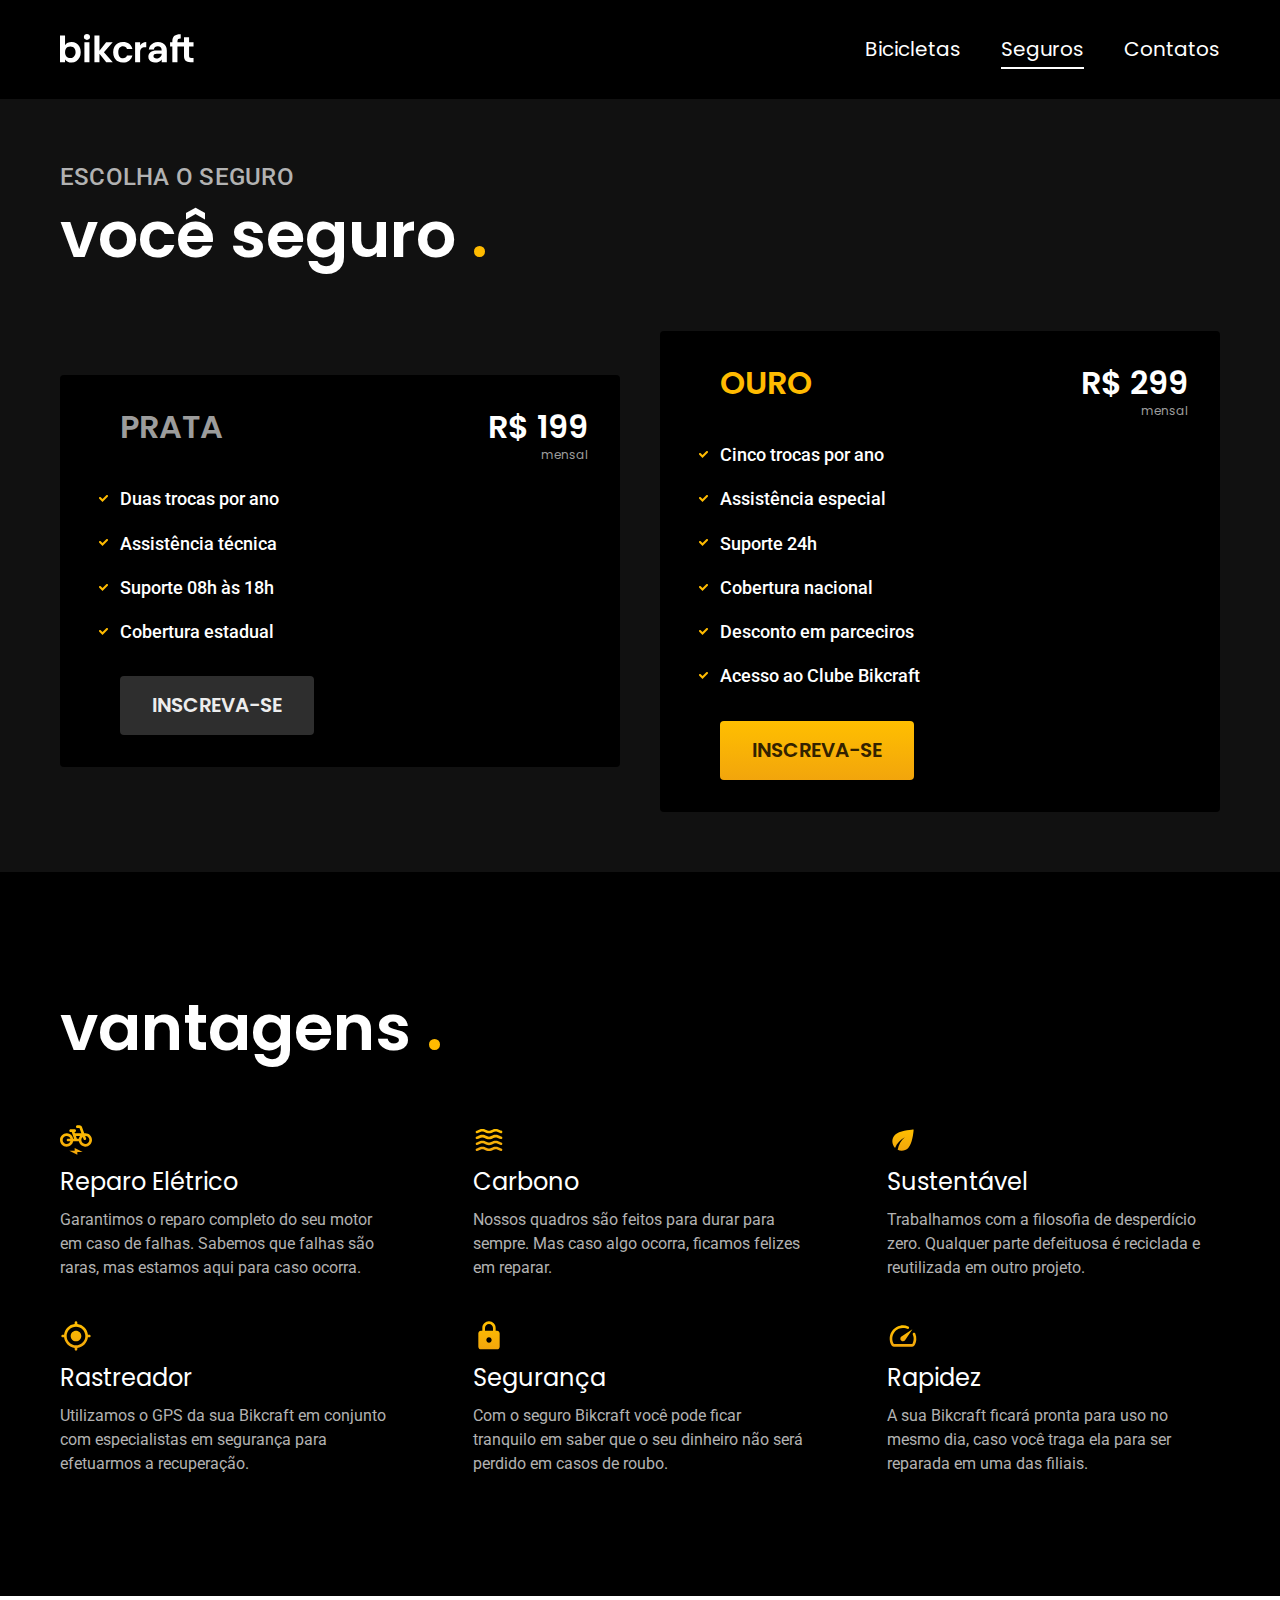
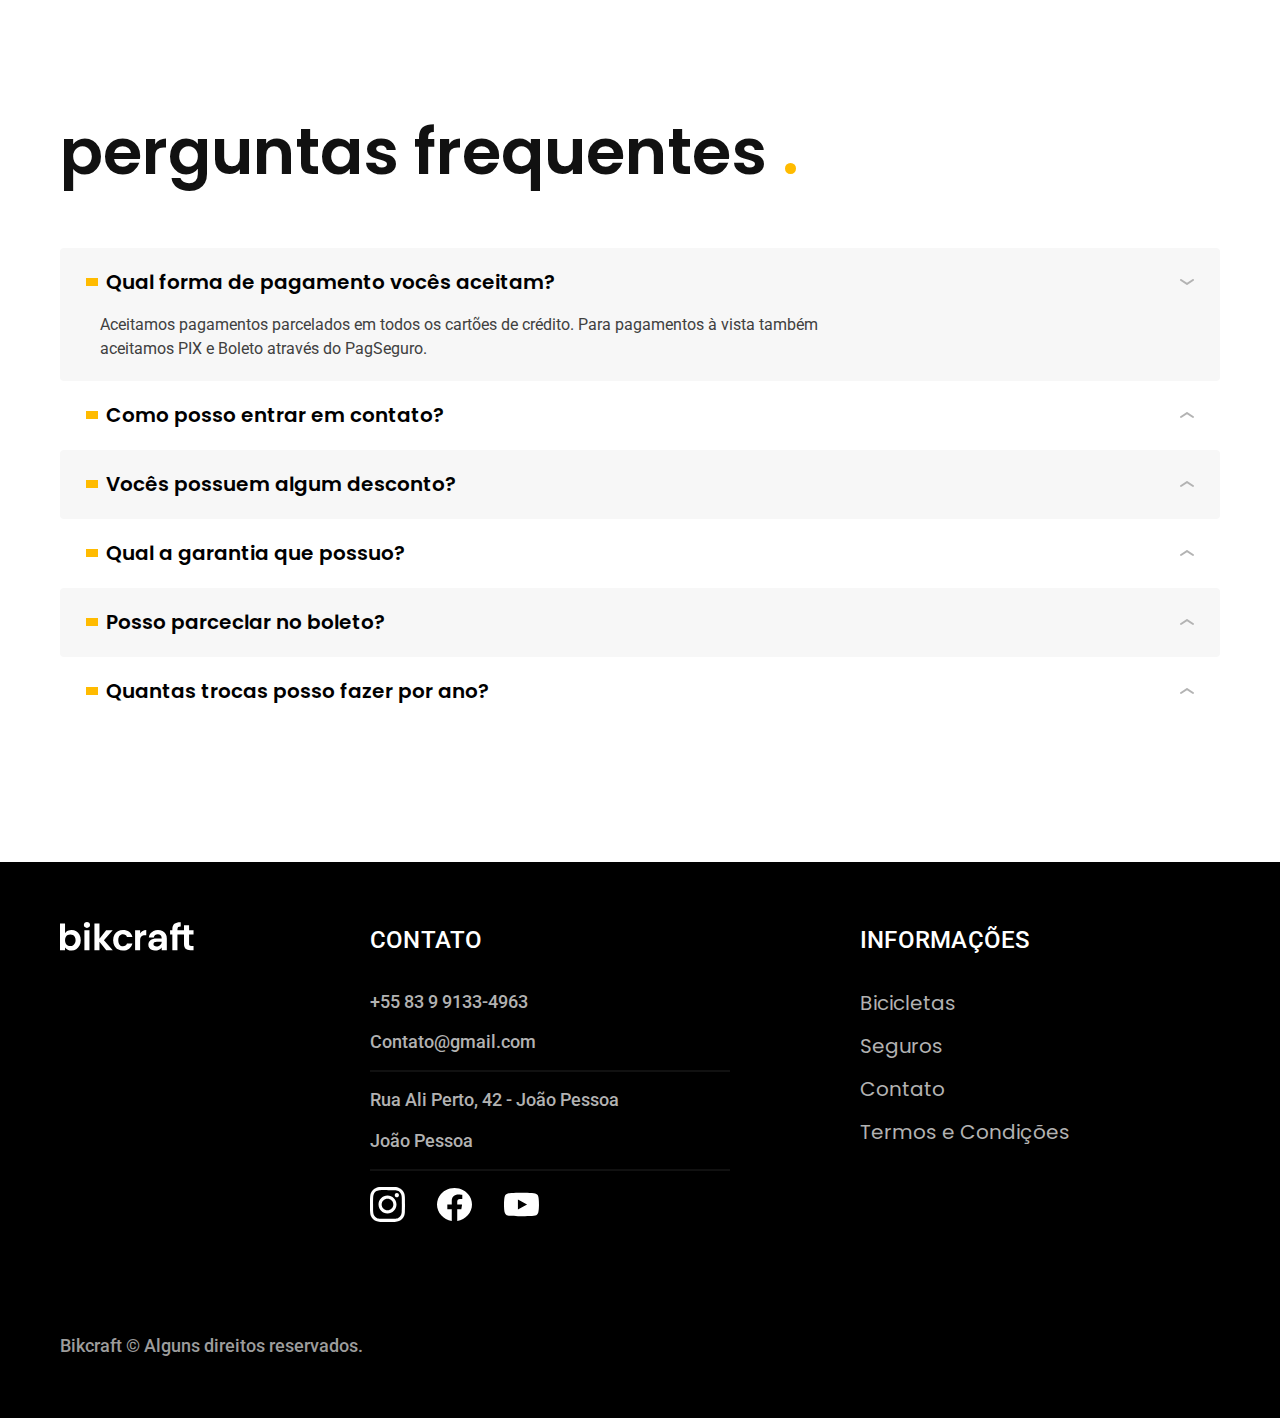
<file: seguros.html>
<!DOCTYPE html>
<html lang="pt-br">

<head>
  <meta charset="UTF-8">
  <meta name="viewport" content="width=device-width, initial-scale=1.0">
  <meta name="description" content="Termos e Condições.">
  <link rel="preconnect" href="https://fonts.googleapis.com">
  <link rel="preconnect" href="https://fonts.gstatic.com" crossorigin>
  <link href="https://fonts.googleapis.com/css2?family=Merriweather:ital,wght@1,900&family=Poppins:wght@400;600&family=Roboto:wght@400;500&display=swap" rel="stylesheet">
  <link rel="stylesheet" href="./css/style.css">
  <link rel="shortcut icon" href="./favicon.svg" type="image/x-icon">
  <title>Seguros</title>
  <script>
    document.documentElement.classList.add('js');
  </script>
</head>

<body id="seguros">
  <header class="header-bg">
    <div class="header container">
      <a href="./">
        <img src="./logo/bikcraft.svg" alt="Bikcraft">
      </a>
      <nav aria-label="primaria">
        <ul class="header-menu cor-0 font-1-m">
          <li><a href="./bicicletas.html">Bicicletas</a></li>
          <li><a href="./seguros.html">Seguros</a></li>
          <li><a href="./contatos.html">Contatos</a></li>
        </ul>
      </nav>
    </div>
  </header>

  <main class="seguros-bg">
    <div class="titulo-bg">
      <div class="titulo container">
        <p class="font-2-l-b cor-5">Escolha o seguro</p>
        <h1 class="font-1-xxl cor-0">você seguro <span class="cor-p1">.</span></h1>
      </div>
    </div>

    <div class="seguros container">
      <div class="seguros-item fadeInLeft" data-anime="200">
        <h3 class="font-1-xl cor-6">PRATA</h3>
        <span class="font-1-xl cor-0">R$ 199 <span class="font-1-xs cor-6">mensal</span></span>
        <ul class="font-2-m cor-0">
          <li>Duas trocas por ano</li>
          <li>Assistência técnica</li>
          <li>Suporte 08h às 18h</li>
          <li>Cobertura estadual</li>
        </ul>
        <a class="botao secundario" href="./orçamento.html?tipo=seguro&produto=prata">Inscreva-se</a>
      </div>
      <div class="seguros-item fadeInRight" data-anime="400">
        <h3 class="font-1-xl cor-p1">OURO</h3>
        <span class="font-1-xl cor-0">R$ 299 <span class="font-1-xs cor-6">mensal</span></span>
        <ul class="font-2-m cor-0">
          <li>Cinco trocas por ano</li>
          <li>Assistência especial</li>
          <li>Suporte 24h</li>
          <li>Cobertura nacional</li>
          <li>Desconto em parceciros</li>
          <li>Acesso ao Clube Bikcraft</li>
        </ul>
        <a class="botao" href="./orçamento.html?tipo=seguro&produto=ouro">Inscreva-se</a>
      </div>
    </div>


  </main>

  <article class="vantagens-bg">
    <div class="vantagens container">
      <h2 class="font-1-xxl cor-0">vantagens <span class="cor-p1">.</span></h2>
      <ul>
        <li>
          <img src="icones/icones-vantagens/eletrica.svg" alt="">
          <h3 class="font-1-l cor-0">Reparo Elétrico</h3>
          <p class="font-2-s cor-5">Garantimos o reparo completo do seu motor em caso de falhas. Sabemos que falhas são raras, mas estamos aqui para caso ocorra.</p>
        </li>
        <li>
          <img src="icones/icones-vantagens/carbono.svg" alt="">
          <h3 class="font-1-l cor-0">Carbono</h3>
          <p class="font-2-s cor-5">Nossos quadros são feitos para durar para sempre. Mas caso algo ocorra, ficamos felizes em reparar.</p>
        </li>
        <li>
          <img src="icones/icones-vantagens/sustentavel.svg" alt="">
          <h3 class="font-1-l cor-0">Sustentável</h3>
          <p class="font-2-s cor-5">Trabalhamos com a filosofia de desperdício zero. Qualquer parte defeituosa é reciclada e reutilizada em outro projeto.</p>
        </li>
        <li>
          <img src="icones/icones-vantagens/rastreador.svg" alt="">
          <h3 class="font-1-l cor-0">Rastreador</h3>
          <p class="font-2-s cor-5">Utilizamos o GPS da sua Bikcraft em conjunto com especialistas em segurança para efetuarmos a recuperação.</p>
        </li>
        <li>
          <img src="icones/icones-vantagens/seguro.svg" alt="">
          <h3 class="font-1-l cor-0">Segurança</h3>
          <p class="font-2-s cor-5">Com o seguro Bikcraft você pode ficar tranquilo em saber que o seu dinheiro não será perdido em casos de roubo.</p>
        </li>
        <li>
          <img src="icones/icones-vantagens/velocidade.svg" alt="">
          <h3 class="font-1-l cor-0">Rapidez</h3>
          <p class="font-2-s cor-5">A sua Bikcraft ficará pronta para uso no mesmo dia, caso você traga ela para ser reparada em uma das filiais.</p>
        </li>
      </ul>
    </div>
  </article>

  <article class="perguntas container">
    <h2 class="font-1-xxl">perguntas frequentes <span class="cor-p1">.</span></h2>

    <dl>
      <div>
        <dt><button class="font-1-m-b" aria-controls="pergunta1" aria-expanded="true">Qual forma de pagamento vocês aceitam?</button></dt>
        <dd id="pergunta1" class="font-2-s cor-9 ativa">Aceitamos pagamentos parcelados em todos os cartões de crédito. Para pagamentos à vista também aceitamos PIX e Boleto através do PagSeguro.</dd>
      </div>
      <div>
        <dt><button class="font-1-m-b" aria-controls="pergunta2" aria-expanded="false">Como posso entrar em contato?</button></dt>
        <dd id="pergunta2" class="font-2-s cor-9">Aceitamos pagamentos parcelados em todos os cartões de crédito. Para pagamentos à vista também aceitamos PIX e Boleto através do PagSeguro.</dd>
      </div>
      <div>
        <dt><button class="font-1-m-b" aria-controls="pergunta3" aria-expanded="false">Vocês possuem algum desconto?</button></dt>
        <dd id="pergunta3" class="font-2-s cor-9">Aceitamos pagamentos parcelados em todos os cartões de crédito. Para pagamentos à vista também aceitamos PIX e Boleto através do PagSeguro.</dd>
      </div>
      <div>
        <dt><button class="font-1-m-b" aria-controls="pergunta4" aria-expanded="false">Qual a garantia que possuo?</button></dt>
        <dd id="pergunta4" class="font-2-s cor-9">Aceitamos pagamentos parcelados em todos os cartões de crédito. Para pagamentos à vista também aceitamos PIX e Boleto através do PagSeguro.</dd>
      </div>
      <div>
        <dt><button class="font-1-m-b" aria-controls="pergunta5" aria-expanded="false">Posso parceclar no boleto?</button></dt>
        <dd id="pergunta5" class="font-2-s cor-9">Aceitamos pagamentos parcelados em todos os cartões de crédito. Para pagamentos à vista também aceitamos PIX e Boleto através do PagSeguro.</dd>
      </div>
      <div>
        <dt><button class="font-1-m-b" aria-controls="pergunta6" aria-expanded="false">Quantas trocas posso fazer por ano?</button></dt>
        <dd id="pergunta6" class="font-2-s cor-9">Aceitamos pagamentos parcelados em todos os cartões de crédito. Para pagamentos à vista também aceitamos PIX e Boleto através do PagSeguro.</dd>
      </div>

    </dl>

  </article>



  <footer class="footer-bg">
    <div class="footer container ">
      <img src="logo/bikcraft.svg" alt="Bikcraft">
      <div class="footer-contato">
        <h3 class="font-2-l-b cor-0">Contato</h3>
        <ul class="cor-5 font-2-m">
          <li><a href="tel:+5583991334963">+55 83 9 9133-4963</a></li>
          <li><a href="mailto:carlosjuniordesign@gmail.com">Contato@gmail.com</a></li>
          <li>Rua Ali Perto, 42 - João Pessoa</li>
          <li>João Pessoa</li>
          <ul>
            <div class="footer-redes">
              <a href="./">
                <img src="icones/redescoiais/instagram.svg" alt="Instagram">
              </a>
              <a href="./">
                <img src="icones/redescoiais/facebook.svg" alt="Facebook">
              </a>
              <a href="./">
                <img src="icones/redescoiais/youtube.svg" alt="Youtube">
              </a>

            </div>
          </ul>
        </ul>
      </div>
      <div class="footer-informacoes">
        <h3 class="font-2-l-b cor-0">Informações</h3>
        <nav>
          <ul class="font-1-m cor-5">
            <li><a href="./bicicletas.html">Bicicletas</a></li>
            <li><a href="./seguros.html">Seguros</a></li>
            <li><a href="contatos.html">Contato</a></li>
            <li><a href="./termos.html">Termos e Condições</a></li>
          </ul>
        </nav>
      </div>
      <p class="footer-copy font-2-m cor-6">Bikcraft © Alguns direitos reservados. </p>
    </div>
  </footer>
  <script src="./js/plugins/simple-anime.js"></script>
  <script src="./js/script.js"></script>
</body>

</html>
</file>
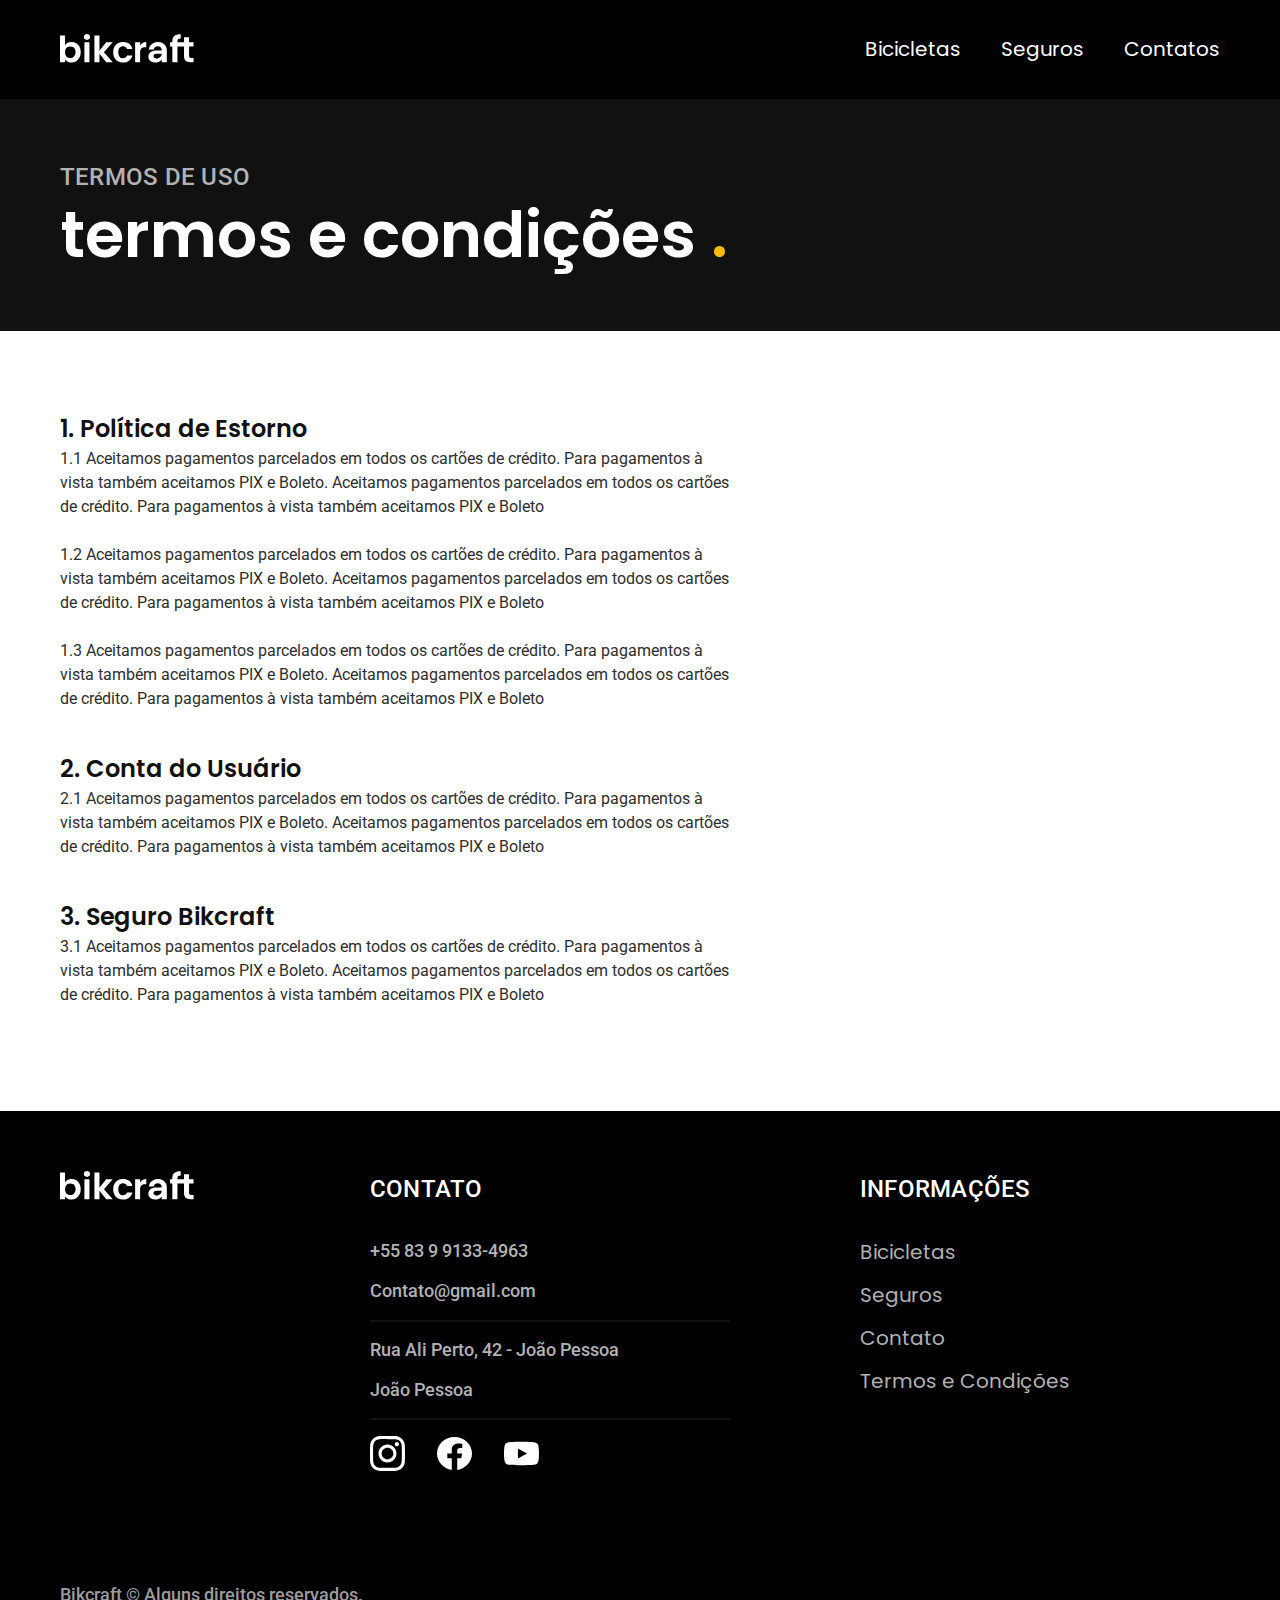
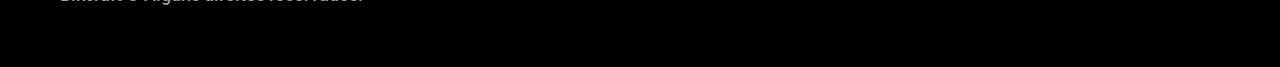
<file: termos.html>
<!DOCTYPE html>
<html lang="pt-br">

<head>
  <meta charset="UTF-8">
  <meta name="viewport" content="width=device-width, initial-scale=1.0">
  <meta name="description" content="Termos e Condições.">
  <link rel="preconnect" href="https://fonts.googleapis.com">
  <link rel="preconnect" href="https://fonts.gstatic.com" crossorigin>
  <link href="https://fonts.googleapis.com/css2?family=Merriweather:ital,wght@1,900&family=Poppins:wght@400;600&family=Roboto:wght@400;500&display=swap" rel="stylesheet">
  <link rel="stylesheet" href="./css/style.css">
  <link rel="shortcut icon" href="./favicon.svg" type="image/x-icon">
  <title>Termos e Condições</title>
  <script>
    document.documentElement.classList.add('js');
  </script>
</head>

<body id="termos">
  <header class="header-bg">
    <div class="header container">
      <a href="./">
        <img src="./logo/bikcraft.svg" alt="Bikcraft">
      </a>
      <nav aria-label="primaria">
        <ul class="header-menu cor-0 font-1-m">
          <li><a href="./bicicletas.html">Bicicletas</a></li>
          <li><a href="./seguros.html">Seguros</a></li>
          <li><a href="./contatos.html">Contatos</a></li>
        </ul>
      </nav>
    </div>
  </header>

  <main>
    <div class="titulo-bg">
      <div class="titulo container">
        <p class="font-2-l-b cor-5">Termos de uso</p>
        <h1 class="font-1-xxl cor-0">termos e condições <span class="cor-p1">.</span></h1>
      </div>
    </div>
    <div class="termos font-2-s  cor-10 container">
      <h2 class="font-1-l cor-11">1. Política de Estorno</h2>
      <p>1.1 Aceitamos pagamentos parcelados em todos os cartões de crédito. Para pagamentos à vista também aceitamos PIX e Boleto. Aceitamos pagamentos parcelados em todos os cartões de crédito. Para pagamentos à vista também aceitamos PIX e Boleto</p>
      <p>1.2 Aceitamos pagamentos parcelados em todos os cartões de crédito. Para pagamentos à vista também aceitamos PIX e Boleto. Aceitamos pagamentos parcelados em todos os cartões de crédito. Para pagamentos à vista também aceitamos PIX e Boleto</p>
      <p>1.3 Aceitamos pagamentos parcelados em todos os cartões de crédito. Para pagamentos à vista também aceitamos PIX e Boleto. Aceitamos pagamentos parcelados em todos os cartões de crédito. Para pagamentos à vista também aceitamos PIX e Boleto</p>
      <h2 class="font-1-l cor-11">2. Conta do Usuário</h2>
      <p>2.1 Aceitamos pagamentos parcelados em todos os cartões de crédito. Para pagamentos à vista também aceitamos PIX e Boleto. Aceitamos pagamentos parcelados em todos os cartões de crédito. Para pagamentos à vista também aceitamos PIX e Boleto</p>
      <h2 class="font-1-l cor-11">3. Seguro Bikcraft</h2>
      <p>3.1 Aceitamos pagamentos parcelados em todos os cartões de crédito. Para pagamentos à vista também aceitamos PIX e Boleto. Aceitamos pagamentos parcelados em todos os cartões de crédito. Para pagamentos à vista também aceitamos PIX e Boleto</p>
    </div>
  </main>

  <footer class="footer-bg">
    <div class="footer container ">
      <img src="logo/bikcraft.svg" alt="Bikcraft">
      <div class="footer-contato">
        <h3 class="font-2-l-b cor-0">Contato</h3>
        <ul class="cor-5 font-2-m">
          <li><a href="tel:+5583991334963">+55 83 9 9133-4963</a></li>
          <li><a href="mailto:carlosjuniordesign@gmail.com">Contato@gmail.com</a></li>
          <li>Rua Ali Perto, 42 - João Pessoa</li>
          <li>João Pessoa</li>
          <ul>
            <div class="footer-redes">
              <a href="./">
                <img src="icones/redescoiais/instagram.svg" alt="Instagram">
              </a>
              <a href="./">
                <img src="icones/redescoiais/facebook.svg" alt="Facebook">
              </a>
              <a href="./">
                <img src="icones/redescoiais/youtube.svg" alt="Youtube">
              </a>

            </div>
          </ul>
        </ul>
      </div>
      <div class="footer-informacoes">
        <h3 class="font-2-l-b cor-0">Informações</h3>
        <nav>
          <ul class="font-1-m cor-5">
            <li><a href="./bicicletas.html">Bicicletas</a></li>
            <li><a href="./seguros.html">Seguros</a></li>
            <li><a href="./contato.html">Contato</a></li>
            <li><a href="./termos.html">Termos e Condições</a></li>
          </ul>
        </nav>
      </div>
      <p class="footer-copy font-2-m cor-6">Bikcraft © Alguns direitos reservados. </p>
    </div>

  </footer>


  <script src="./js/script.js"></script>
</body>

</html>
</file>
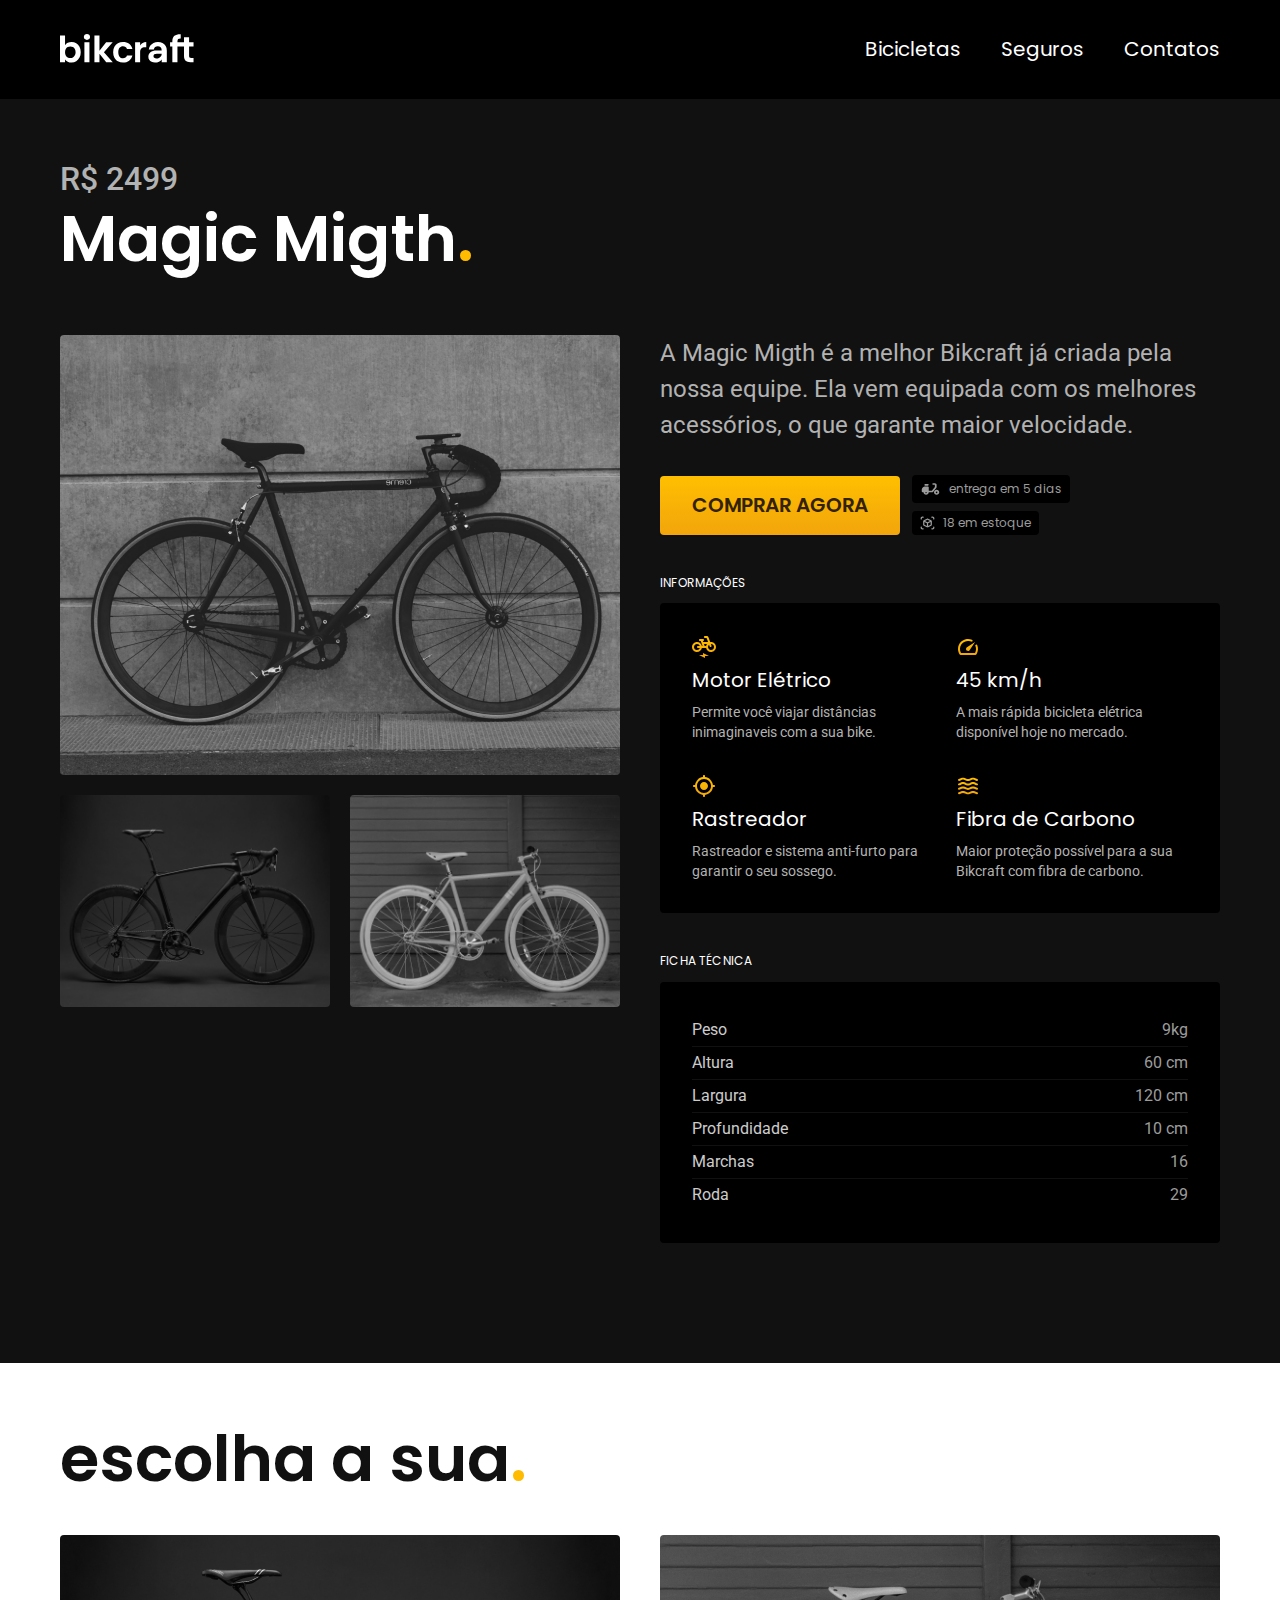
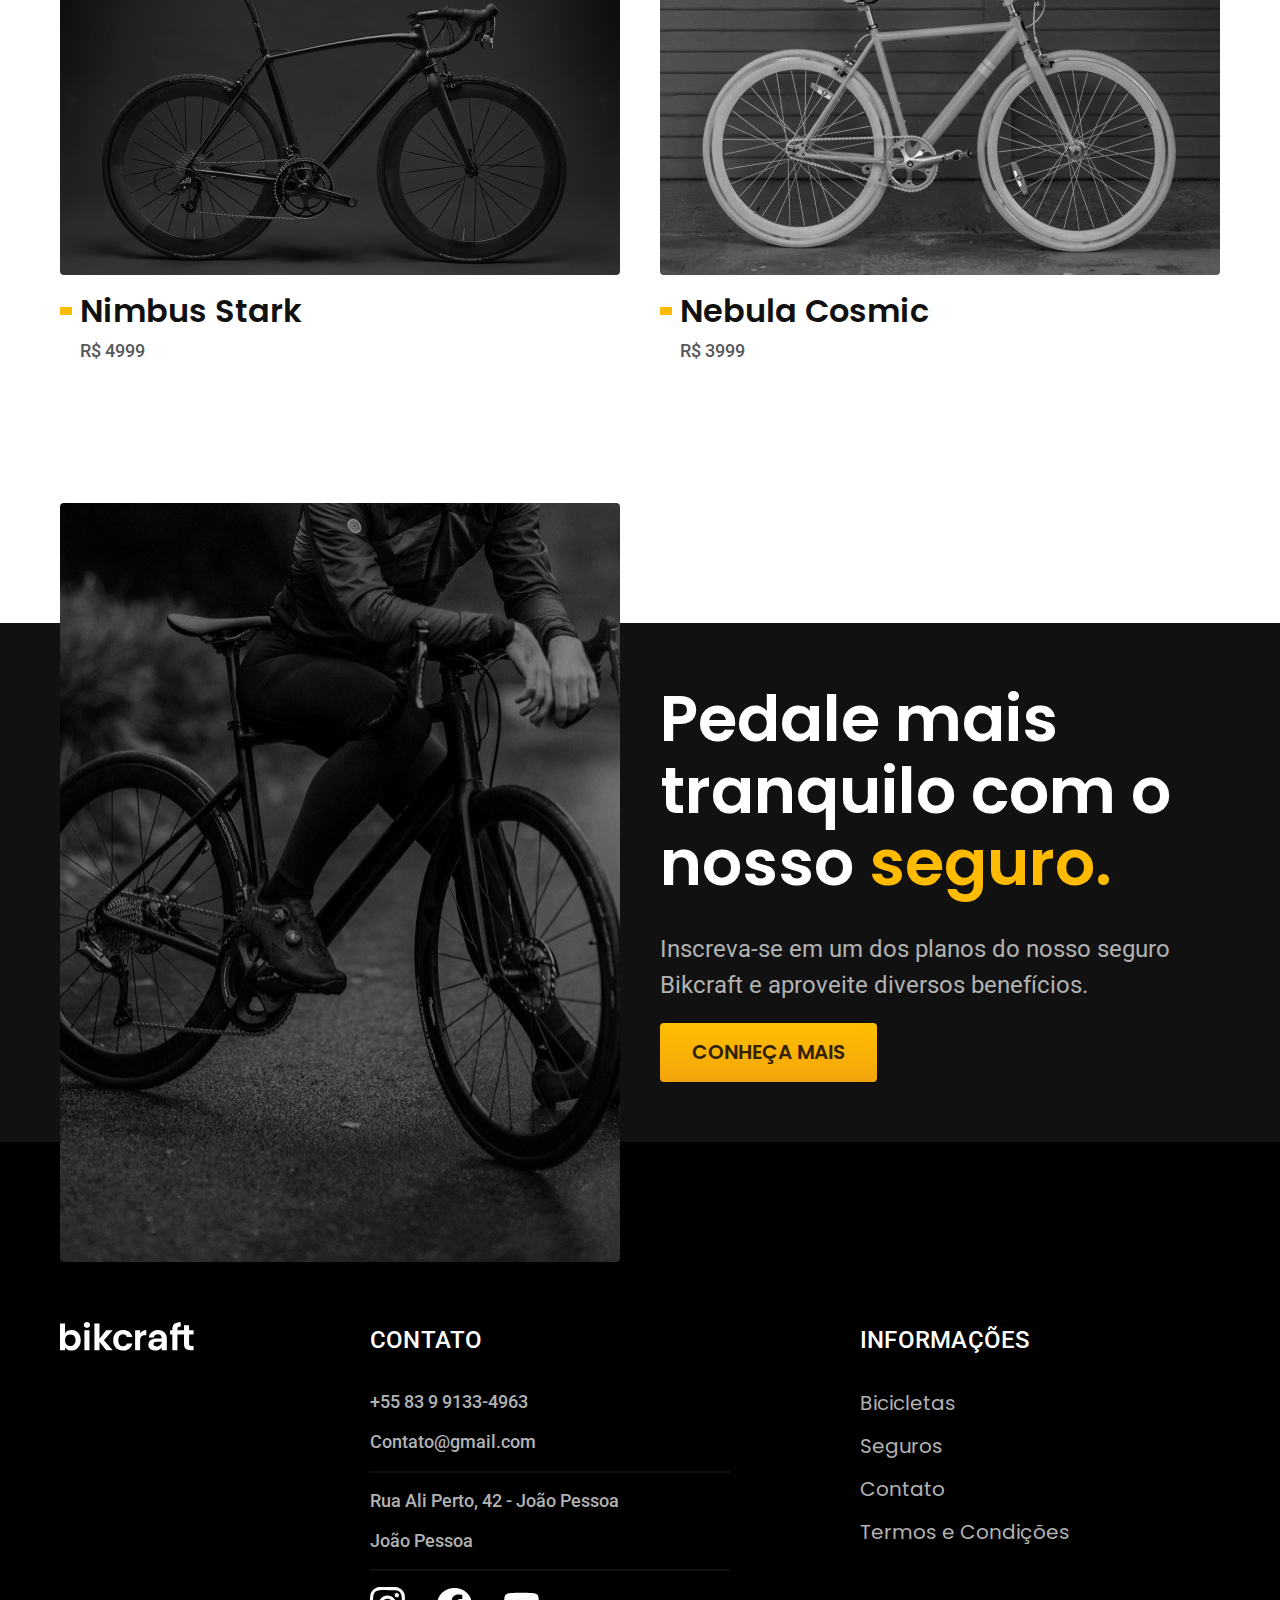
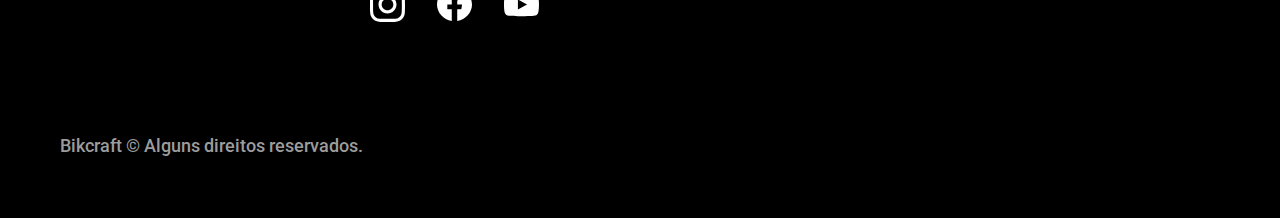
<file: bicicletas/magic.html>
<!DOCTYPE html>
<html lang="pt-br">

<head>
  <meta charset="UTF-8">
  <meta name="viewport" content="width=device-width, initial-scale=1.0">
  <meta name="description" content="Termos e Condições.">
  <link rel="preconnect" href="https://fonts.googleapis.com">
  <link rel="preconnect" href="https://fonts.gstatic.com" crossorigin>
  <link href="https://fonts.googleapis.com/css2?family=Merriweather:ital,wght@1,900&family=Poppins:wght@400;600&family=Roboto:wght@400;500&display=swap" rel="stylesheet">
  <link rel="stylesheet" href="../css/style.css">
  <link rel="shortcut icon" href="./favicon.svg" type="image/x-icon">
  <title>Magic | Bikcraft </title>
  <script>
    document.documentElement.classList.add('js');
  </script>
</head>

<body id="bicicleta">
  <header class="header-bg">
    <div class="header container">
      <a href="../">
        <img src="../logo/bikcraft.svg" alt="Bikcraft">
      </a>
      <nav aria-label="primaria">
        <ul class="header-menu cor-0 font-1-m">
          <li><a href="../bicicletas.html">Bicicletas</a></li>
          <li><a href="../seguros.html">Seguros</a></li>
          <li><a href="../contatos.html">Contatos</a></li>
        </ul>
      </nav>
    </div>
  </header>

  <main class="titulo-bg">
    <div>
      <div class="titulo container">
        <p class="font-2-xl cor-5">R$ 2499</p>
        <h1 class="font-1-xxl cor-0">Magic Migth<span class="cor-p1">.</span></h1>
      </div>
    </div>

    <div class="bicicleta container">
      <div class="bicicleta-imagens">
        <img src="../img/bicicleta/nimbus2.jpg" alt="Bicicleta 1">
        <img src="../img/bicicleta/nimbus1.jpg" alt="Bicicleta 2">
        <img src="../img/bicicleta/nimbus3.jpg" alt="Bicicleta 3">
      </div>
      <div class="bicicleta-conteudo">
        <p class="font-2-l cor-5">A Magic Migth é a melhor Bikcraft já criada pela nossa equipe. Ela vem equipada com os melhores acessórios, o que garante maior velocidade.</p>
        <div class="bicicleta-comprar">
          <a class="botao" href="../orçamento.html?tipo=bikcraft&produto=magic">Comprar Agora</a>
          <span class="font-1-xs cor-6"><img src="../icones/estoque e entrega/entrega.svg" alt=""> entrega em 5 dias</span>
          <span class="font-1-xs cor-6"><img src="../icones/estoque e entrega/estoque.svg" alt=""> 18 em estoque</span>
        </div>

        <h2 class="font-1-xs cor-0">Informações</h2>
        <ul class="bicicleta-informacoes">
          <li>
            <img src="../icones/icones-vantagens/eletrica.svg" alt="">
            <h3 class="font-1-m cor-0">Motor Elétrico</h3>
            <p class="font-2-xs cor-5">Permite você viajar distâncias inimaginaveis com a sua bike.</p>
          </li>
          <li>
            <img src="../icones/icones-vantagens/velocidade.svg" alt="">
            <h3 class="font-1-m cor-0">45 km/h</h3>
            <p class="font-2-xs cor-5">A mais rápida bicicleta elétrica disponível hoje no mercado.</p>
          </li>
          <li>
            <img src="../icones/icones-vantagens/rastreador.svg" alt="">
            <h3 class="font-1-m cor-0">Rastreador</h3>
            <p class="font-2-xs cor-5">Rastreador e sistema anti-furto para garantir o seu sossego.</p>
          </li>
          <li>
            <img src="../icones/icones-vantagens/carbono.svg" alt="">
            <h3 class="font-1-m cor-0">Fibra de Carbono</h3>
            <p class="font-2-xs cor-5">Maior proteção possível para a sua Bikcraft com fibra de carbono. </p>
          </li>
        </ul>
        <h2 class="font-1-xs cor-0">Ficha técnica</h2>
        <ul class="bicicleta-ficha font-2-s cor-4">
          <li>Peso <span>9kg</span></li>
          <li>Altura <span>60 cm</span></li>
          <li>Largura <span>120 cm</span></li>
          <li>Profundidade <span>10 cm</span></li>
          <li>Marchas <span>16</span></li>
          <li>Roda <span>29</span></li>
        </ul>
      </div>
    </div>

  </main>

  <article class="bicicletas-lista container">
    <h2 class="font-1-xxl">escolha a sua<span class="cor-p1">.</span></h2>
    <ul>
      <li>
        <a href="./nimbus.html">
          <img src="../img/bikes/nimbus.jpg" alt="bicicleta-preta">
          <h3 class="font-1-xl">Nimbus Stark</h3>
          <span class="font-2-m cor-8">R$ 4999</span>
        </a>
      </li>
      <li>
        <a href="./nebula.html">
          <img src="../img/bikes/nebula.jpg" alt="bicicleta-preta">
          <h3 class="font-1-xl">Nebula Cosmic</h3>
          <span class="font-2-m cor-8">R$ 3999</span>
        </a>
      </li>
    </ul>
  </article>

  <article class="seguro-bg">
    <div class="seguro container">
      <div class="seguro-imagem">
        <img src="../img/fotos/seguros.jpg" alt="pessoa para em cima de uma bicicleta.">
      </div>
      <div class="seguro-conteudo">
        <h2 class="font-1-xxl cor-0">Pedale mais tranquilo com o nosso <span class="cor-p1">seguro.</span></h2>
        <p class="font-2-l cor-5">Inscreva-se em um dos planos do nosso seguro Bikcraft e aproveite diversos benefícios.</p>
        <a class="botao" href="../seguros.html">Conheça Mais</a>
      </div>

    </div>
  </article>

  <footer class="footer-bg">
    <div class="footer container ">
      <img src="../logo/bikcraft.svg" alt="Bikcraft">
      <div class="footer-contato">
        <h3 class="font-2-l-b cor-0">Contato</h3>
        <ul class="cor-5 font-2-m">
          <li><a href="tel:+5583991334963">+55 83 9 9133-4963</a></li>
          <li><a href="mailto:carlosjuniordesign@gmail.com">Contato@gmail.com</a></li>
          <li>Rua Ali Perto, 42 - João Pessoa</li>
          <li>João Pessoa</li>
          <ul>
            <div class="footer-redes">
              <a href="../">
                <img src="../icones/redescoiais/instagram.svg" alt="Instagram">
              </a>
              <a href="../">
                <img src="../icones/redescoiais/facebook.svg" alt="Facebook">
              </a>
              <a href="../">
                <img src="../icones/redescoiais/youtube.svg" alt="Youtube">
              </a>

            </div>
          </ul>
        </ul>
      </div>
      <div class="footer-informacoes">
        <h3 class="font-2-l-b cor-0">Informações</h3>
        <nav>
          <ul class="font-1-m cor-5">
            <li><a href="../bicicletas.html">Bicicletas</a></li>
            <li><a href="../seguros.html">Seguros</a></li>
            <li><a href="../contatos.html">Contato</a></li>
            <li><a href="../termos.html">Termos e Condições</a></li>
          </ul>
        </nav>
      </div>
      <p class="footer-copy font-2-m cor-6">Bikcraft © Alguns direitos reservados. </p>
    </div>

  </footer>


  <script src="../js/script.js"></script>
</body>

</html>
</file>
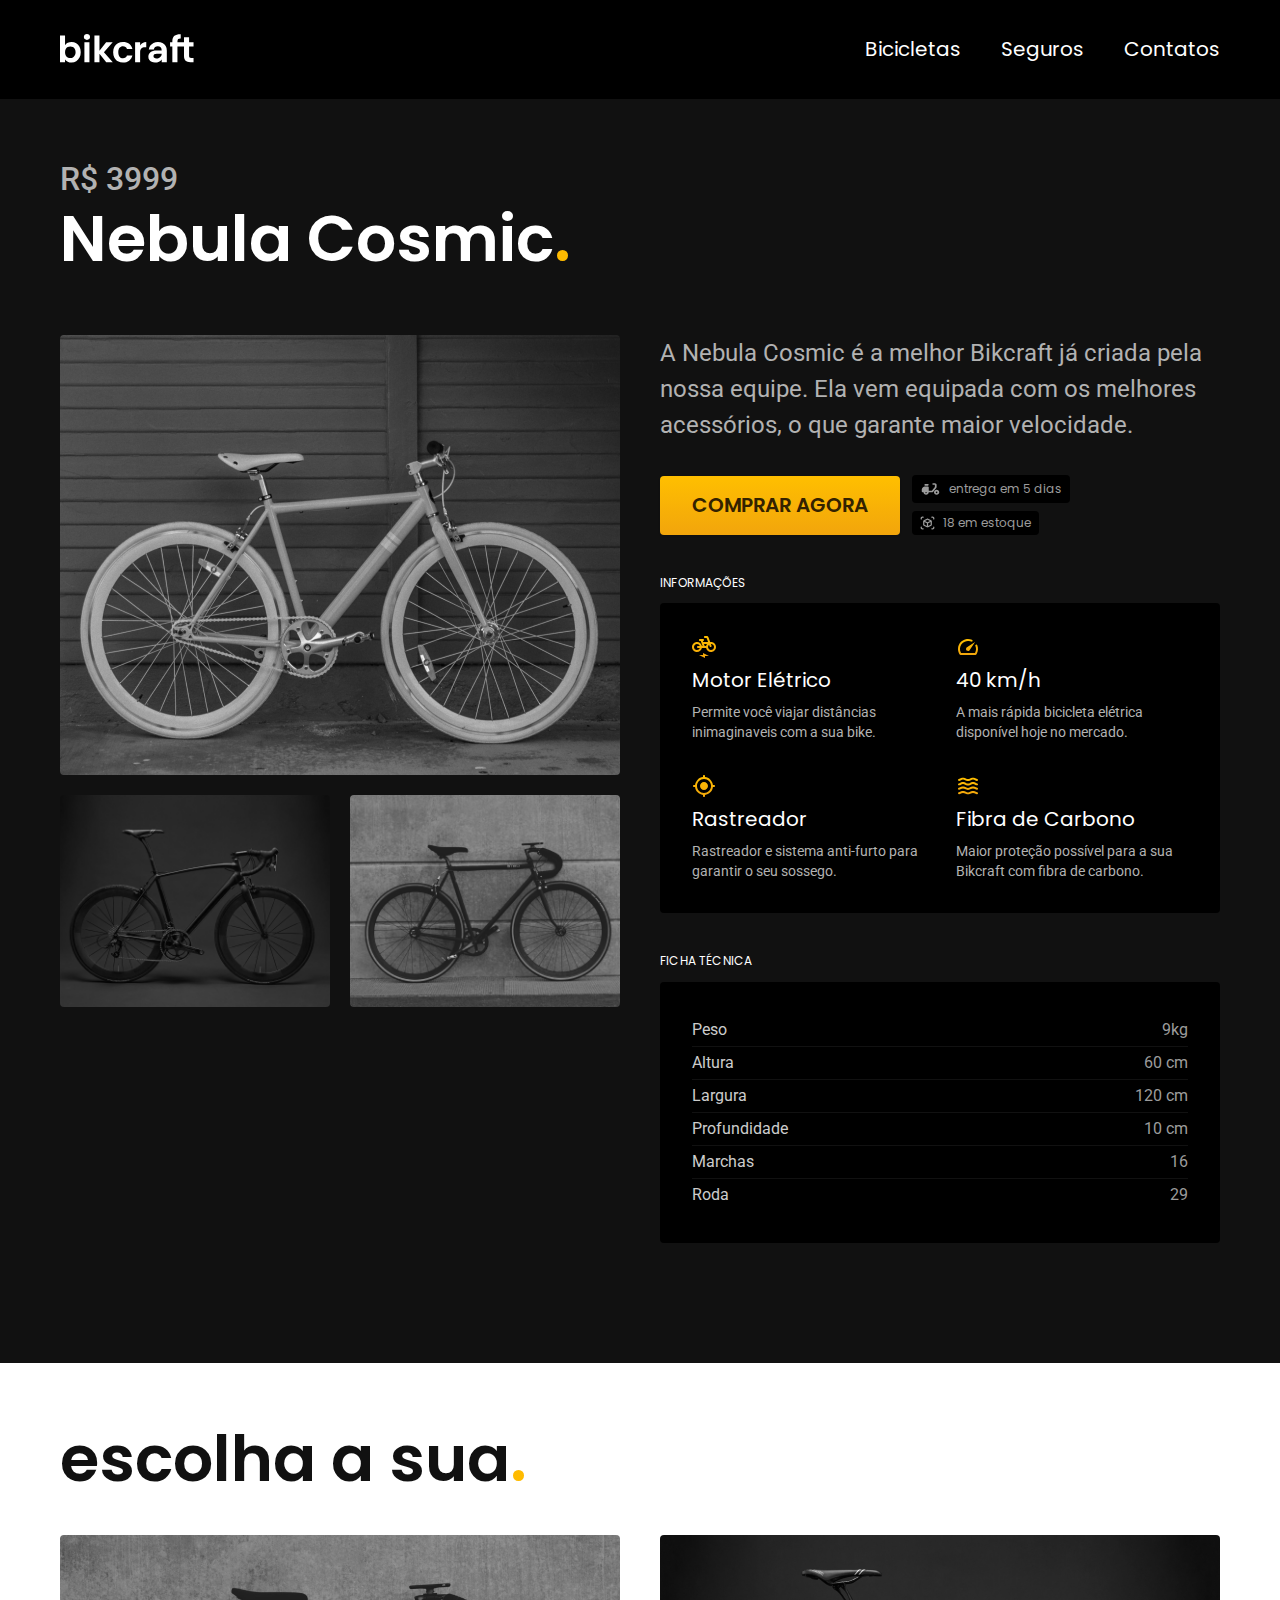
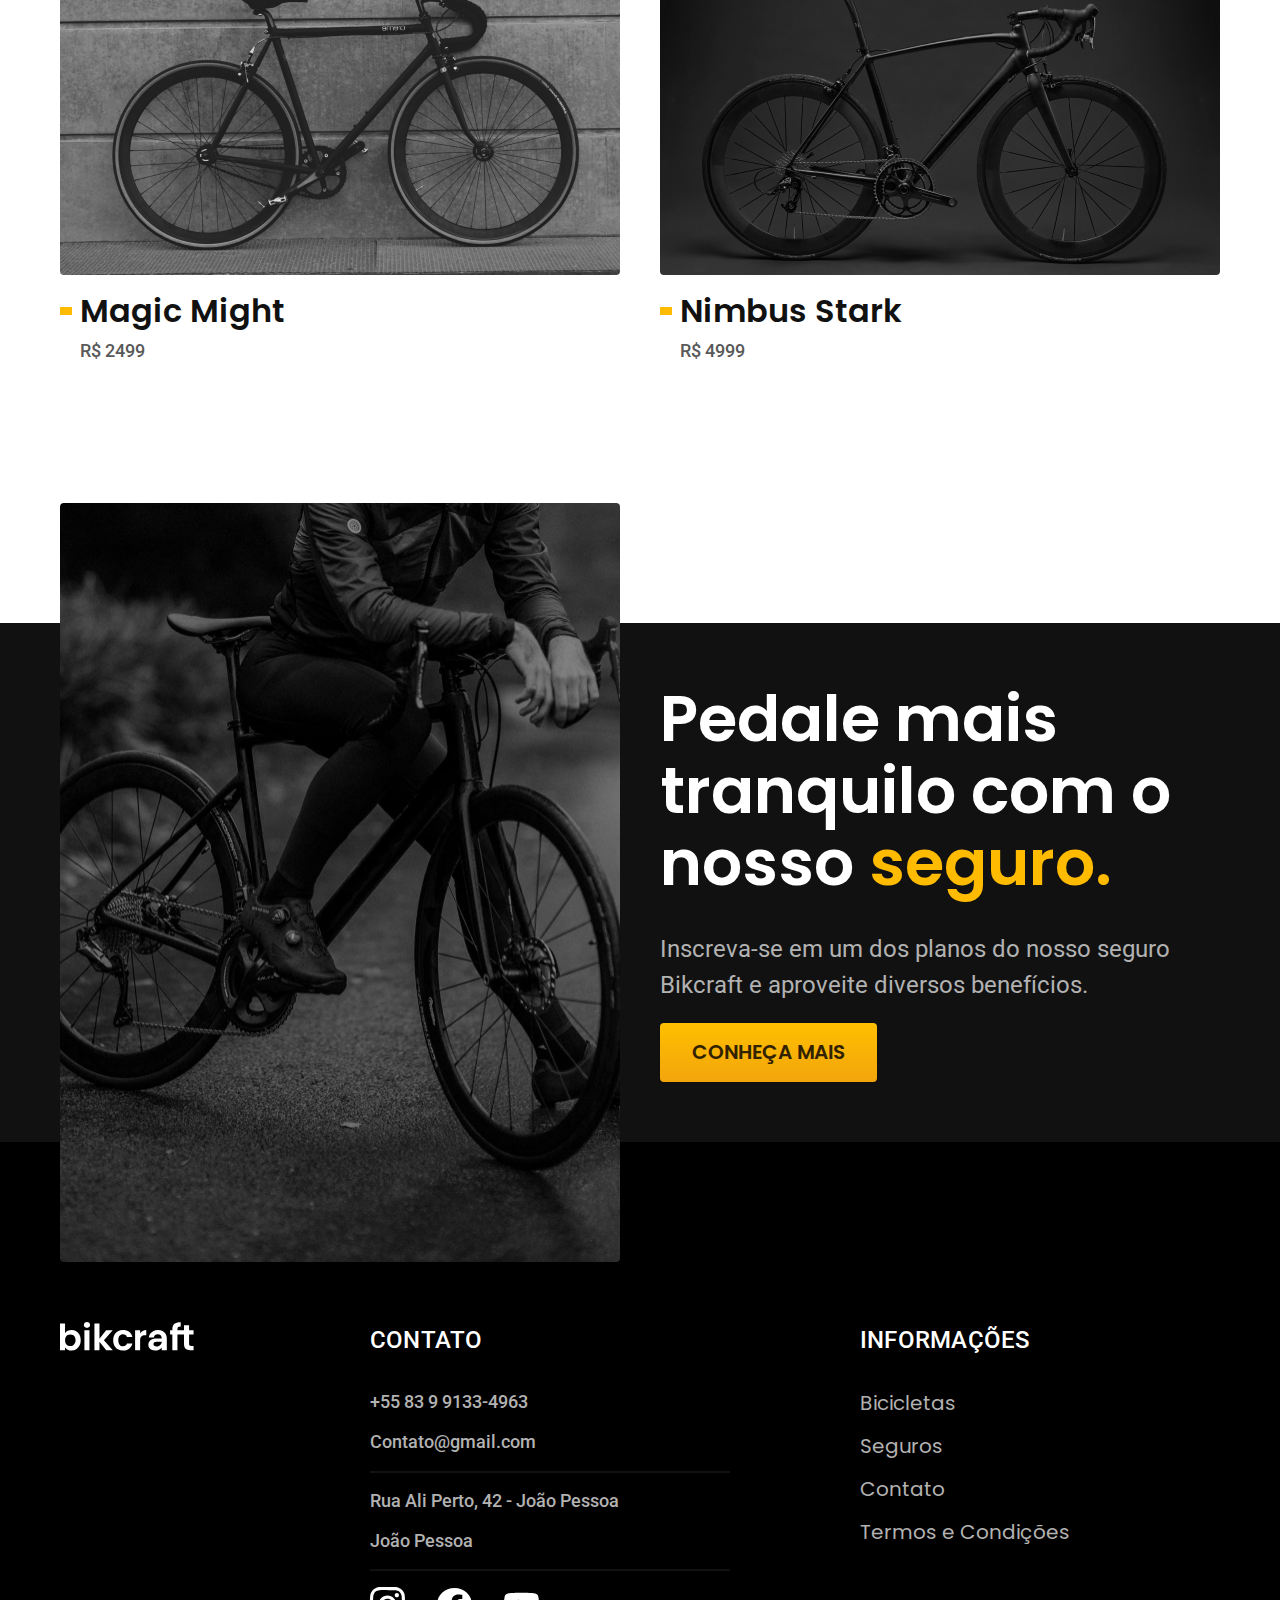
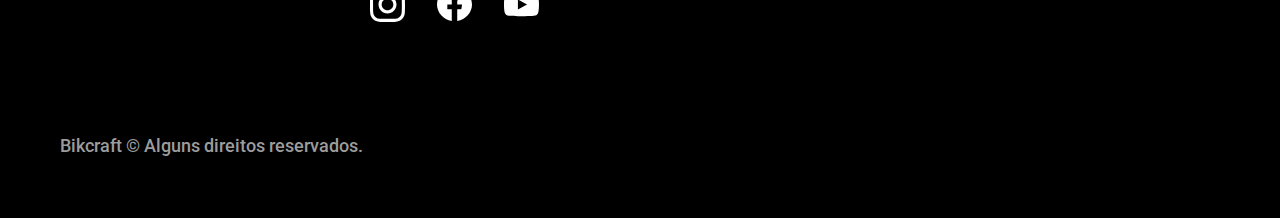
<file: bicicletas/nebula.html>
<!DOCTYPE html>
<html lang="pt-br">

<head>
  <meta charset="UTF-8">
  <meta name="viewport" content="width=device-width, initial-scale=1.0">
  <meta name="description" content="Termos e Condições.">
  <link rel="preconnect" href="https://fonts.googleapis.com">
  <link rel="preconnect" href="https://fonts.gstatic.com" crossorigin>
  <link href="https://fonts.googleapis.com/css2?family=Merriweather:ital,wght@1,900&family=Poppins:wght@400;600&family=Roboto:wght@400;500&display=swap" rel="stylesheet">
  <link rel="stylesheet" href="../css/style.css">
  <link rel="shortcut icon" href="./favicon.svg" type="image/x-icon">
  <title>Nebula | Bikcraft</title>
  <script>
    document.documentElement.classList.add('js');
  </script>
</head>

<body id="bicicleta">
  <header class="header-bg">
    <div class="header container">
      <a href="../">
        <img src="../logo/bikcraft.svg" alt="Bikcraft">
      </a>
      <nav aria-label="primaria">
        <ul class="header-menu cor-0 font-1-m">
          <li><a href="../bicicletas.html">Bicicletas</a></li>
          <li><a href="../seguros.html">Seguros</a></li>
          <li><a href="../contatos.html">Contatos</a></li>
        </ul>
      </nav>
    </div>
  </header>

  <main class="titulo-bg">
    <div>
      <div class="titulo container">
        <p class="font-2-xl cor-5">R$ 3999</p>
        <h1 class="font-1-xxl cor-0">Nebula Cosmic<span class="cor-p1">.</span></h1>
      </div>
    </div>

    <div class="bicicleta container">
      <div class="bicicleta-imagens">
        <img src="../img/bicicleta/nimbus3.jpg" alt="Bicicleta 1">
        <img src="../img/bicicleta/nimbus1.jpg" alt="Bicicleta 2">
        <img src="../img/bicicleta/nimbus2.jpg" alt="Bicicleta 3">

      </div>
      <div class="bicicleta-conteudo">
        <p class="font-2-l cor-5">A Nebula Cosmic é a melhor Bikcraft já criada pela nossa equipe. Ela vem equipada com os melhores acessórios, o que garante maior velocidade.</p>
        <div class="bicicleta-comprar">
          <a class="botao" href="../orçamento.html?tipo=bikcraft&produto=nebula">Comprar Agora</a>
          <span class="font-1-xs cor-6"><img src="../icones/estoque e entrega/entrega.svg" alt=""> entrega em 5 dias</span>
          <span class="font-1-xs cor-6"><img src="../icones/estoque e entrega/estoque.svg" alt=""> 18 em estoque</span>
        </div>

        <h2 class="font-1-xs cor-0">Informações</h2>
        <ul class="bicicleta-informacoes">
          <li>
            <img src="../icones/icones-vantagens/eletrica.svg" alt="">
            <h3 class="font-1-m cor-0">Motor Elétrico</h3>
            <p class="font-2-xs cor-5">Permite você viajar distâncias inimaginaveis com a sua bike.</p>
          </li>
          <li>
            <img src="../icones/icones-vantagens/velocidade.svg" alt="">
            <h3 class="font-1-m cor-0">40 km/h</h3>
            <p class="font-2-xs cor-5">A mais rápida bicicleta elétrica disponível hoje no mercado.</p>
          </li>
          <li>
            <img src="../icones/icones-vantagens/rastreador.svg" alt="">
            <h3 class="font-1-m cor-0">Rastreador</h3>
            <p class="font-2-xs cor-5">Rastreador e sistema anti-furto para garantir o seu sossego.</p>
          </li>
          <li>
            <img src="../icones/icones-vantagens/carbono.svg" alt="">
            <h3 class="font-1-m cor-0">Fibra de Carbono</h3>
            <p class="font-2-xs cor-5">Maior proteção possível para a sua Bikcraft com fibra de carbono. </p>
          </li>
        </ul>
        <h2 class="font-1-xs cor-0">Ficha técnica</h2>
        <ul class="bicicleta-ficha font-2-s cor-4">
          <li>Peso <span>9kg</span></li>
          <li>Altura <span>60 cm</span></li>
          <li>Largura <span>120 cm</span></li>
          <li>Profundidade <span>10 cm</span></li>
          <li>Marchas <span>16</span></li>
          <li>Roda <span>29</span></li>
        </ul>
      </div>
    </div>

  </main>

  <article class="bicicletas-lista container">
    <h2 class="font-1-xxl">escolha a sua<span class="cor-p1">.</span></h2>
    <ul>
      <li>
        <a href="./magic.html">
          <img src="../img/bikes/magic.jpg" alt="bicicleta-preta">
          <h3 class="font-1-xl">Magic Might</h3>
          <span class="font-2-m cor-8">R$ 2499</span>
        </a>
      </li>
      <li>
        <a href="./nimbus.html">
          <img src="../img/bikes/nimbus.jpg" alt="bicicleta-preta">
          <h3 class="font-1-xl">Nimbus Stark</h3>
          <span class="font-2-m cor-8">R$ 4999</span>
        </a>
      </li>
    </ul>
  </article>

  <article class="seguro-bg">
    <div class="seguro container">
      <div class="seguro-imagem">
        <img src="../img/fotos/seguros.jpg" alt="pessoa para em cima de uma bicicleta.">
      </div>
      <div class="seguro-conteudo">
        <h2 class="font-1-xxl cor-0">Pedale mais tranquilo com o nosso <span class="cor-p1">seguro.</span></h2>
        <p class="font-2-l cor-5">Inscreva-se em um dos planos do nosso seguro Bikcraft e aproveite diversos benefícios.</p>
        <a class="botao" href="../seguros.html">Conheça Mais</a>
      </div>

    </div>
  </article>

  <footer class="footer-bg">
    <div class="footer container ">
      <img src="../logo/bikcraft.svg" alt="Bikcraft">
      <div class="footer-contato">
        <h3 class="font-2-l-b cor-0">Contato</h3>
        <ul class="cor-5 font-2-m">
          <li><a href="tel:+5583991334963">+55 83 9 9133-4963</a></li>
          <li><a href="mailto:carlosjuniordesign@gmail.com">Contato@gmail.com</a></li>
          <li>Rua Ali Perto, 42 - João Pessoa</li>
          <li>João Pessoa</li>
          <ul>
            <div class="footer-redes">
              <a href="../">
                <img src="../icones/redescoiais/instagram.svg" alt="Instagram">
              </a>
              <a href="../">
                <img src="../icones/redescoiais/facebook.svg" alt="Facebook">
              </a>
              <a href="../">
                <img src="../icones/redescoiais/youtube.svg" alt="Youtube">
              </a>

            </div>
          </ul>
        </ul>
      </div>
      <div class="footer-informacoes">
        <h3 class="font-2-l-b cor-0">Informações</h3>
        <nav>
          <ul class="font-1-m cor-5">
            <li><a href="../bicicletas.html">Bicicletas</a></li>
            <li><a href="../seguros.html">Seguros</a></li>
            <li><a href="../contatos.html">Contato</a></li>
            <li><a href="../termos.html">Termos e Condições</a></li>
          </ul>
        </nav>
      </div>
      <p class="footer-copy font-2-m cor-6">Bikcraft © Alguns direitos reservados. </p>
    </div>

  </footer>


  <script src="../js/script.js"></script>
</body>

</html>
</file>
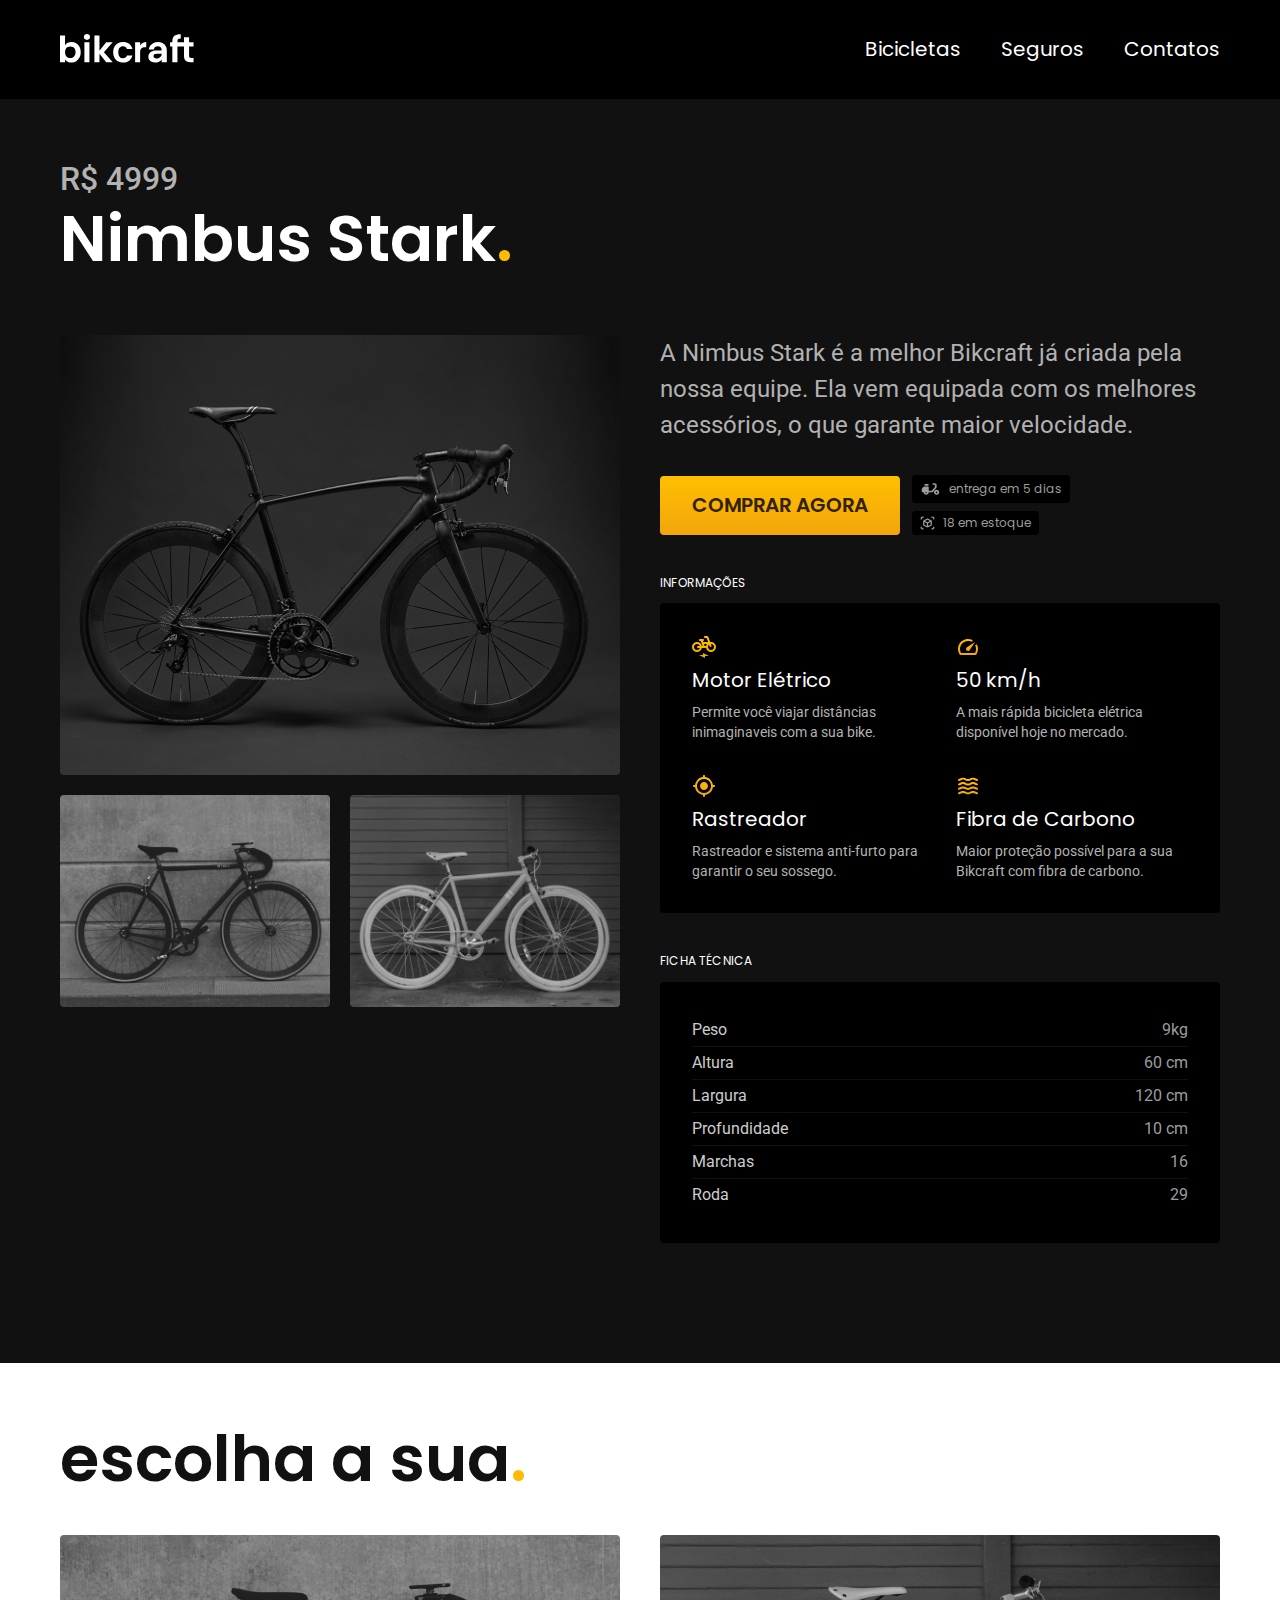
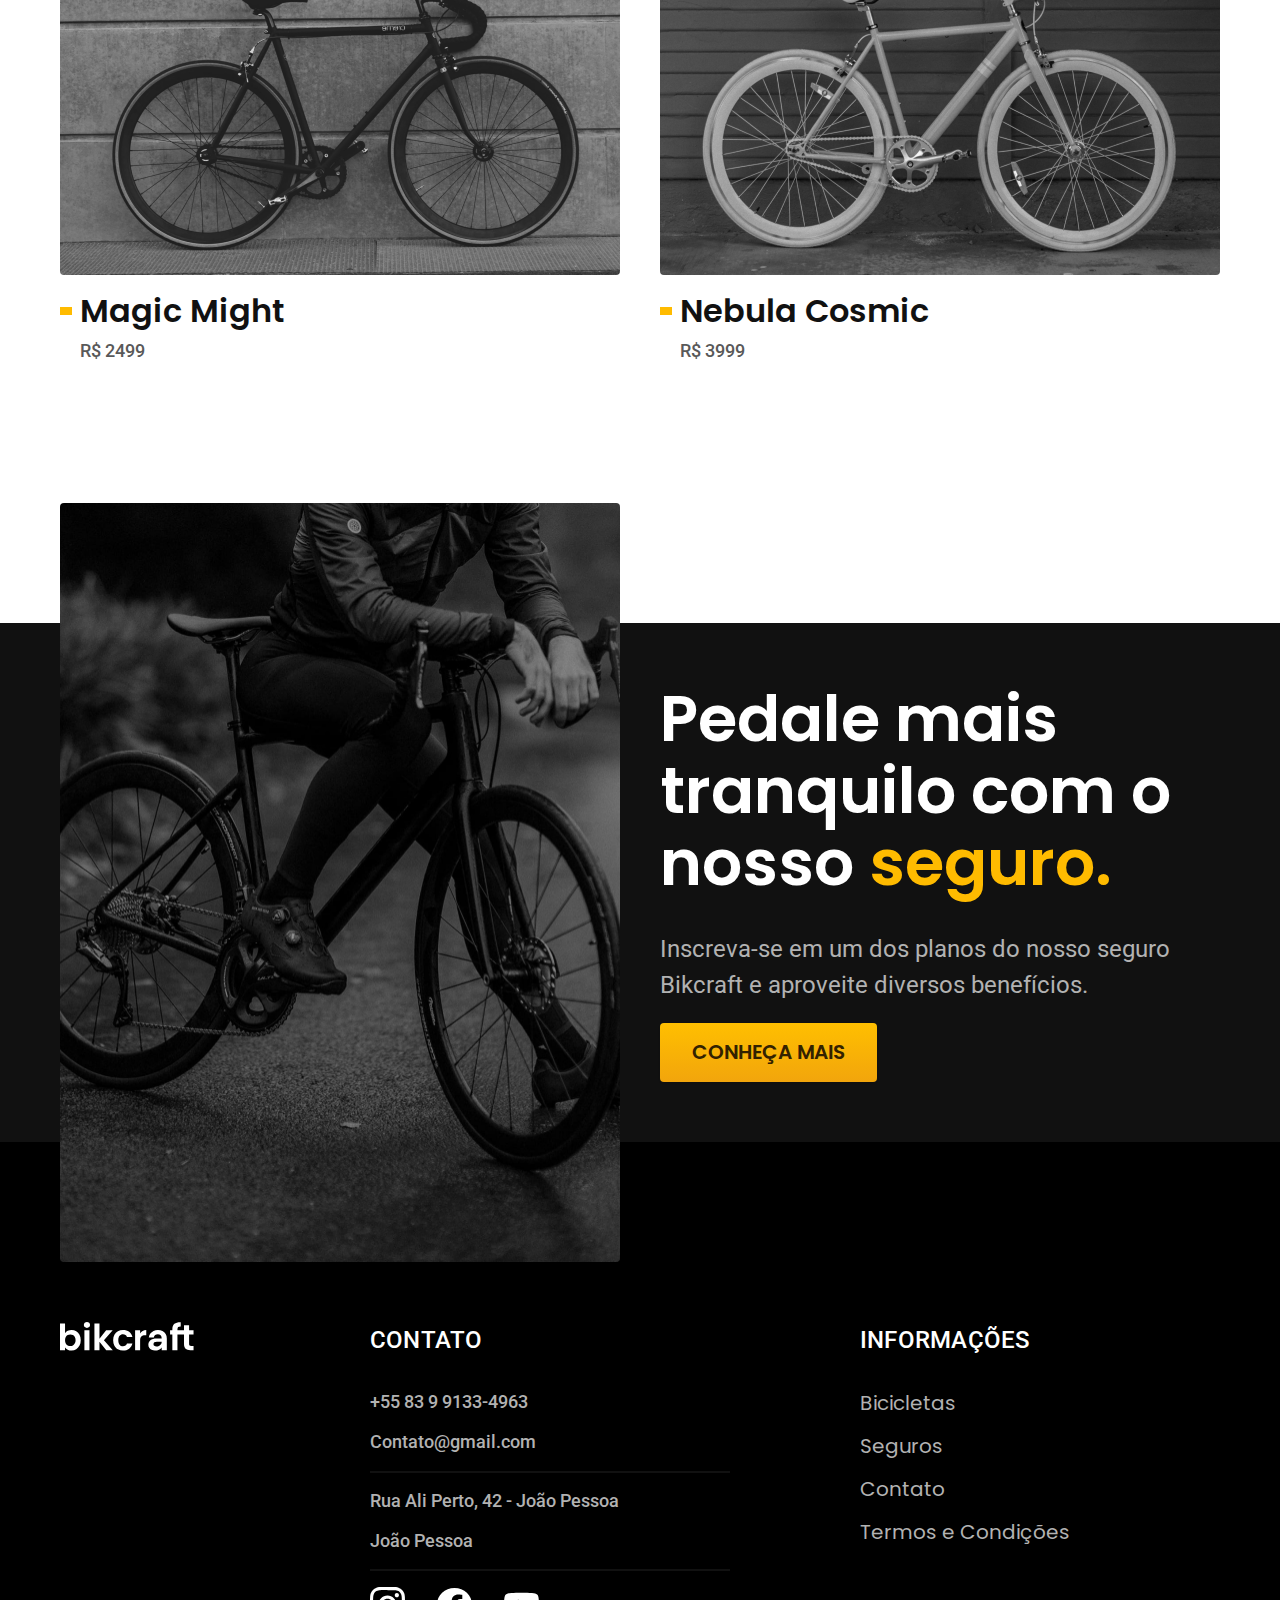
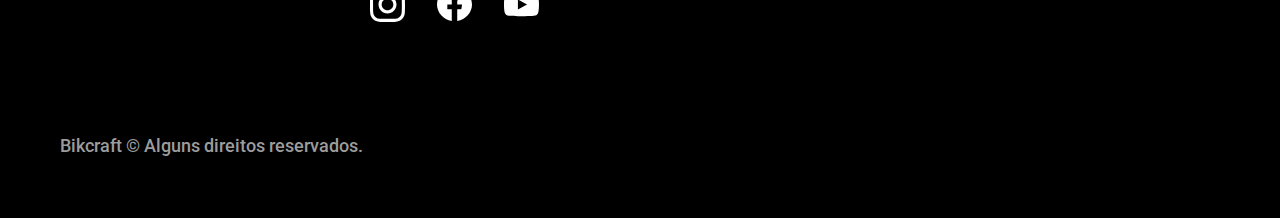
<file: bicicletas/nimbus.html>
<!DOCTYPE html>
<html lang="pt-br">

<head>
  <meta charset="UTF-8">
  <meta name="viewport" content="width=device-width, initial-scale=1.0">
  <meta name="description" content="Termos e Condições.">
  <link rel="preconnect" href="https://fonts.googleapis.com">
  <link rel="preconnect" href="https://fonts.gstatic.com" crossorigin>
  <link href="https://fonts.googleapis.com/css2?family=Merriweather:ital,wght@1,900&family=Poppins:wght@400;600&family=Roboto:wght@400;500&display=swap" rel="stylesheet">
  <link rel="stylesheet" href="../css/style.css">
  <link rel="shortcut icon" href="./favicon.svg" type="image/x-icon">
  <title>Nimbus | Bikcraft</title>
  <script>
    document.documentElement.classList.add('js');
  </script>
</head>

<body id="bicicleta">
  <header class="header-bg">
    <div class="header container">
      <a href="../">
        <img src="../logo/bikcraft.svg" alt="Bikcraft">
      </a>
      <nav aria-label="primaria">
        <ul class="header-menu cor-0 font-1-m">
          <li><a href="../bicicletas.html">Bicicletas</a></li>
          <li><a href="../seguros.html">Seguros</a></li>
          <li><a href="../contatos.html">Contatos</a></li>
        </ul>
      </nav>
    </div>
  </header>

  <main class="titulo-bg">
    <div>
      <div class="titulo container">
        <p class="font-2-xl cor-5">R$ 4999</p>
        <h1 class="font-1-xxl cor-0">Nimbus Stark<span class="cor-p1">.</span></h1>
      </div>
    </div>

    <div class="bicicleta container">
      <div class="bicicleta-imagens">
        <img src="../img/bicicleta/nimbus1.jpg" alt="Bicicleta 1">
        <img src="../img/bicicleta/nimbus2.jpg" alt="Bicicleta 2">
        <img src="../img/bicicleta/nimbus3.jpg" alt="Bicicleta 3">
      </div>
      <div class="bicicleta-conteudo">
        <p class="font-2-l cor-5">A Nimbus Stark é a melhor Bikcraft já criada pela nossa equipe. Ela vem equipada com os melhores acessórios, o que garante maior velocidade.</p>
        <div class="bicicleta-comprar">
          <a class="botao" href="../orçamento.html?tipo=bikcraft&produto=nimbus">Comprar Agora</a>
          <span class="font-1-xs cor-6"><img src="../icones/estoque e entrega/entrega.svg" alt=""> entrega em 5 dias</span>
          <span class="font-1-xs cor-6"><img src="../icones/estoque e entrega/estoque.svg" alt=""> 18 em estoque</span>
        </div>

        <h2 class="font-1-xs cor-0">Informações</h2>
        <ul class="bicicleta-informacoes">
          <li>
            <img src="../icones/icones-vantagens/eletrica.svg" alt="">
            <h3 class="font-1-m cor-0">Motor Elétrico</h3>
            <p class="font-2-xs cor-5">Permite você viajar distâncias inimaginaveis com a sua bike.</p>
          </li>
          <li>
            <img src="../icones/icones-vantagens/velocidade.svg" alt="">
            <h3 class="font-1-m cor-0">50 km/h</h3>
            <p class="font-2-xs cor-5">A mais rápida bicicleta elétrica disponível hoje no mercado.</p>
          </li>
          <li>
            <img src="../icones/icones-vantagens/rastreador.svg" alt="">
            <h3 class="font-1-m cor-0">Rastreador</h3>
            <p class="font-2-xs cor-5">Rastreador e sistema anti-furto para garantir o seu sossego.</p>
          </li>
          <li>
            <img src="../icones/icones-vantagens/carbono.svg" alt="">
            <h3 class="font-1-m cor-0">Fibra de Carbono</h3>
            <p class="font-2-xs cor-5">Maior proteção possível para a sua Bikcraft com fibra de carbono. </p>
          </li>
        </ul>
        <h2 class="font-1-xs cor-0">Ficha técnica</h2>
        <ul class="bicicleta-ficha font-2-s cor-4">
          <li>Peso <span>9kg</span></li>
          <li>Altura <span>60 cm</span></li>
          <li>Largura <span>120 cm</span></li>
          <li>Profundidade <span>10 cm</span></li>
          <li>Marchas <span>16</span></li>
          <li>Roda <span>29</span></li>
        </ul>
      </div>
    </div>

  </main>

  <article class="bicicletas-lista container">
    <h2 class="font-1-xxl">escolha a sua<span class="cor-p1">.</span></h2>
    <ul>
      <li>
        <a href="./magic.html">
          <img src="../img/bikes/magic.jpg" alt="bicicleta-preta">
          <h3 class="font-1-xl">Magic Might</h3>
          <span class="font-2-m cor-8">R$ 2499</span>
        </a>
      </li>
      <li>
        <a href="./nebula.html">
          <img src="../img/bikes/nebula.jpg" alt="bicicleta-preta">
          <h3 class="font-1-xl">Nebula Cosmic</h3>
          <span class="font-2-m cor-8">R$ 3999</span>
        </a>
      </li>
    </ul>
  </article>

  <article class="seguro-bg">
    <div class="seguro container">
      <div class="seguro-imagem">
        <img src="../img/fotos/seguros.jpg" alt="pessoa para em cima de uma bicicleta.">
      </div>
      <div class="seguro-conteudo">
        <h2 class="font-1-xxl cor-0">Pedale mais tranquilo com o nosso <span class="cor-p1">seguro.</span></h2>
        <p class="font-2-l cor-5">Inscreva-se em um dos planos do nosso seguro Bikcraft e aproveite diversos benefícios.</p>
        <a class="botao" href="../seguros.html">Conheça Mais</a>
      </div>

    </div>
  </article>

  <footer class="footer-bg">
    <div class="footer container ">
      <img src="../logo/bikcraft.svg" alt="Bikcraft">
      <div class="footer-contato">
        <h3 class="font-2-l-b cor-0">Contato</h3>
        <ul class="cor-5 font-2-m">
          <li><a href="tel:+5583991334963">+55 83 9 9133-4963</a></li>
          <li><a href="mailto:carlosjuniordesign@gmail.com">Contato@gmail.com</a></li>
          <li>Rua Ali Perto, 42 - João Pessoa</li>
          <li>João Pessoa</li>
          <ul>
            <div class="footer-redes">
              <a href="../">
                <img src="../icones/redescoiais/instagram.svg" alt="Instagram">
              </a>
              <a href="../">
                <img src="../icones/redescoiais/facebook.svg" alt="Facebook">
              </a>
              <a href="../">
                <img src="../icones/redescoiais/youtube.svg" alt="Youtube">
              </a>

            </div>
          </ul>
        </ul>
      </div>
      <div class="footer-informacoes">
        <h3 class="font-2-l-b cor-0">Informações</h3>
        <nav>
          <ul class="font-1-m cor-5">
            <li><a href="../bicicletas.html">Bicicletas</a></li>
            <li><a href="../seguros.html">Seguros</a></li>
            <li><a href="../contatos.html">Contato</a></li>
            <li><a href="../termos.html">Termos e Condições</a></li>
          </ul>
        </nav>
      </div>
      <p class="footer-copy font-2-m cor-6">Bikcraft © Alguns direitos reservados. </p>
    </div>

  </footer>


  <script src="../js/script.js"></script>
</body>

</html>
</file>
<file: css/style.css>
@import "./global/header.css";
@import "./global/global.css";

/* HOME */
@import "./home/introducao.css";

/* TipoGrafias */
@import "utilidade/tipografia.css";

/* CORES */
@import "utilidade/cores.css";

/* UTILIDADES */
@import "utilidade/componentes.css";

/* BICICLETAS */
@import "bicicletas/bicicletas-listas.css";

/* TECNOLOGIA */
@import "./home/tecnologia.css";

/* PARCEIROS */
@import "./home/parceiros.css";

/* DEPOIMENTO */
@import "./home/depoimento.css";

/* SEGUROS */
@import "./home/seguros.css";

/* FOOTER */
@import "./global/footer.css";

/* Termos e uso */
@import "./termos/termos.css";

/*  Bicicletas */
@import "./bicicletas/bicicletas.css";

/* Bicicleta */
@import "./bicicleta/bicicleta.css";

/* Vantagens */
@import "./home/vantagens.css";
@import "./home/perguntas.css";

/* Seguro */
@import "./bicicleta/seguro.css";

/* Lojas */
@import "./contato/lojas.css";

/* Formulário */
@import "./utilidade/formulario.css";

/* Contatos */
@import "./contato/contato.css";

/* Orçamento */
@import "./orcamento/orcamento.css";

/* Animação  */
@import "./utilidade/animacao.css";
</file>
